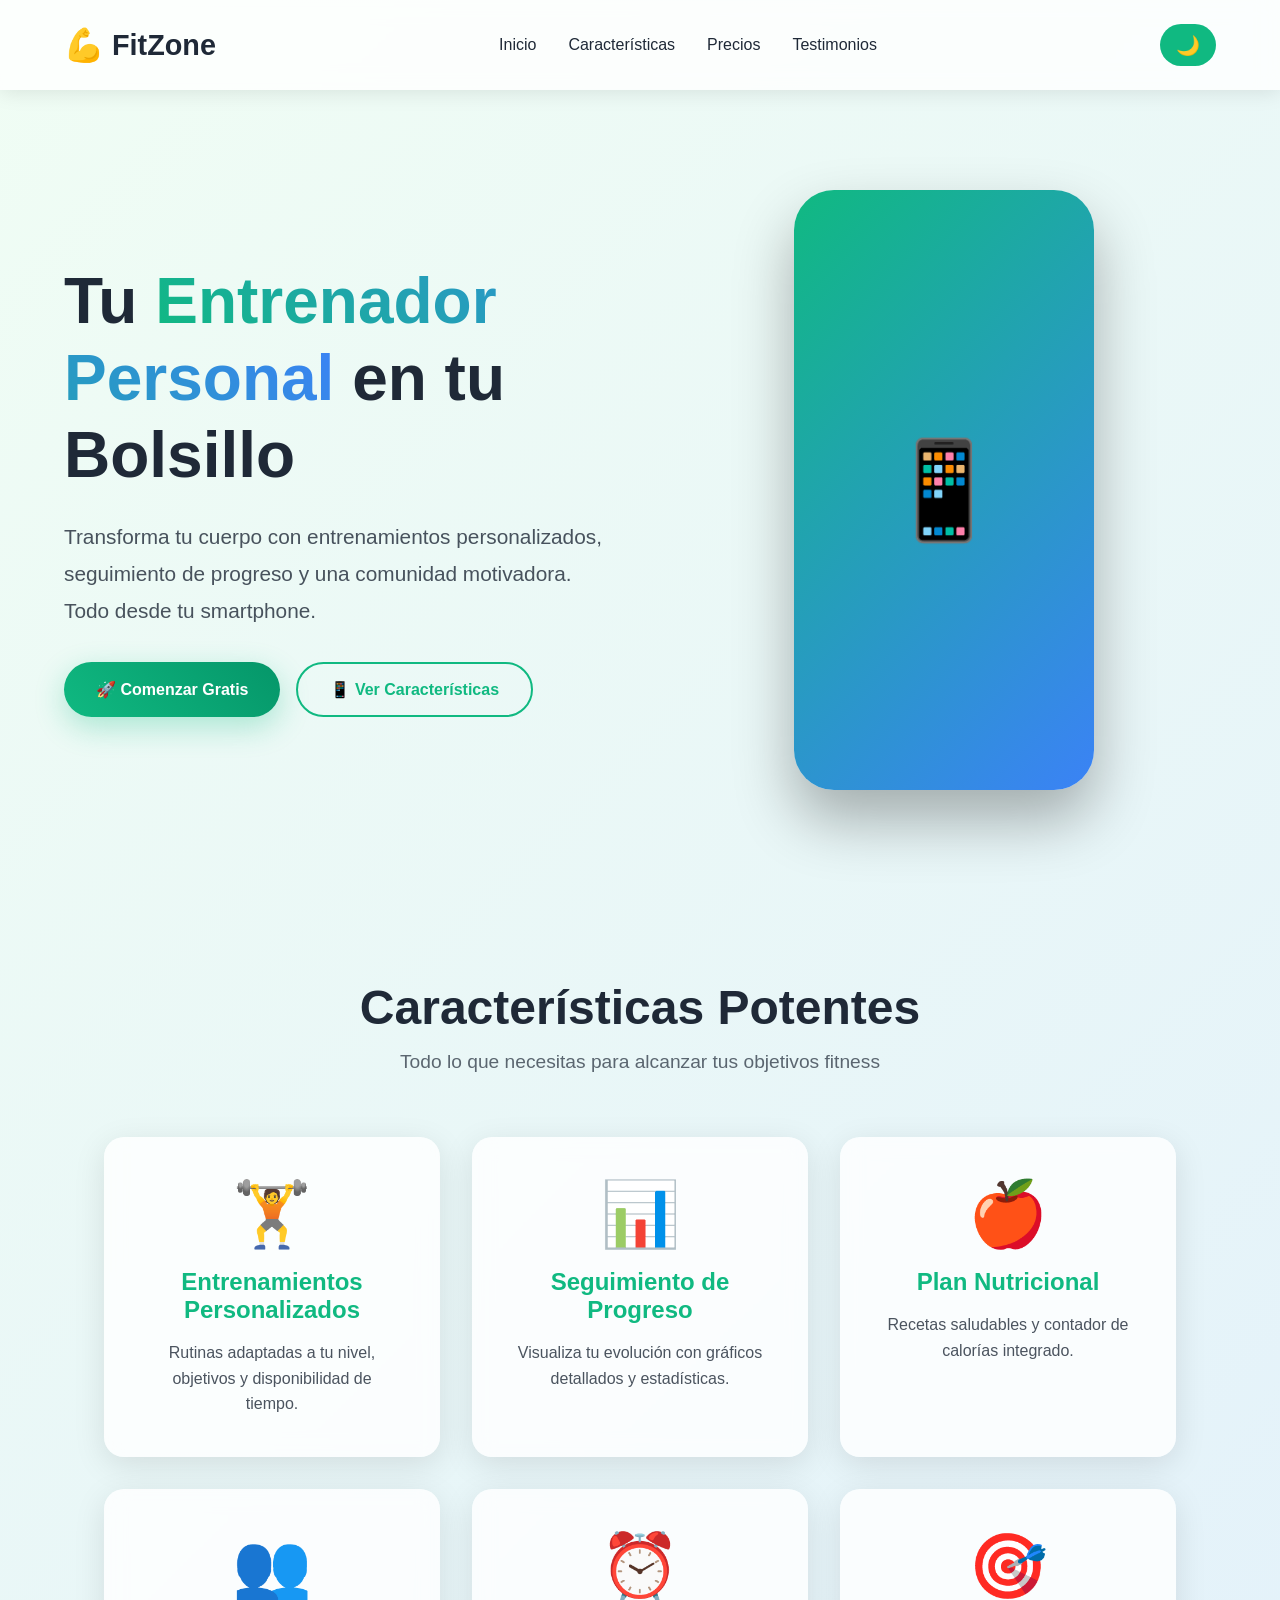
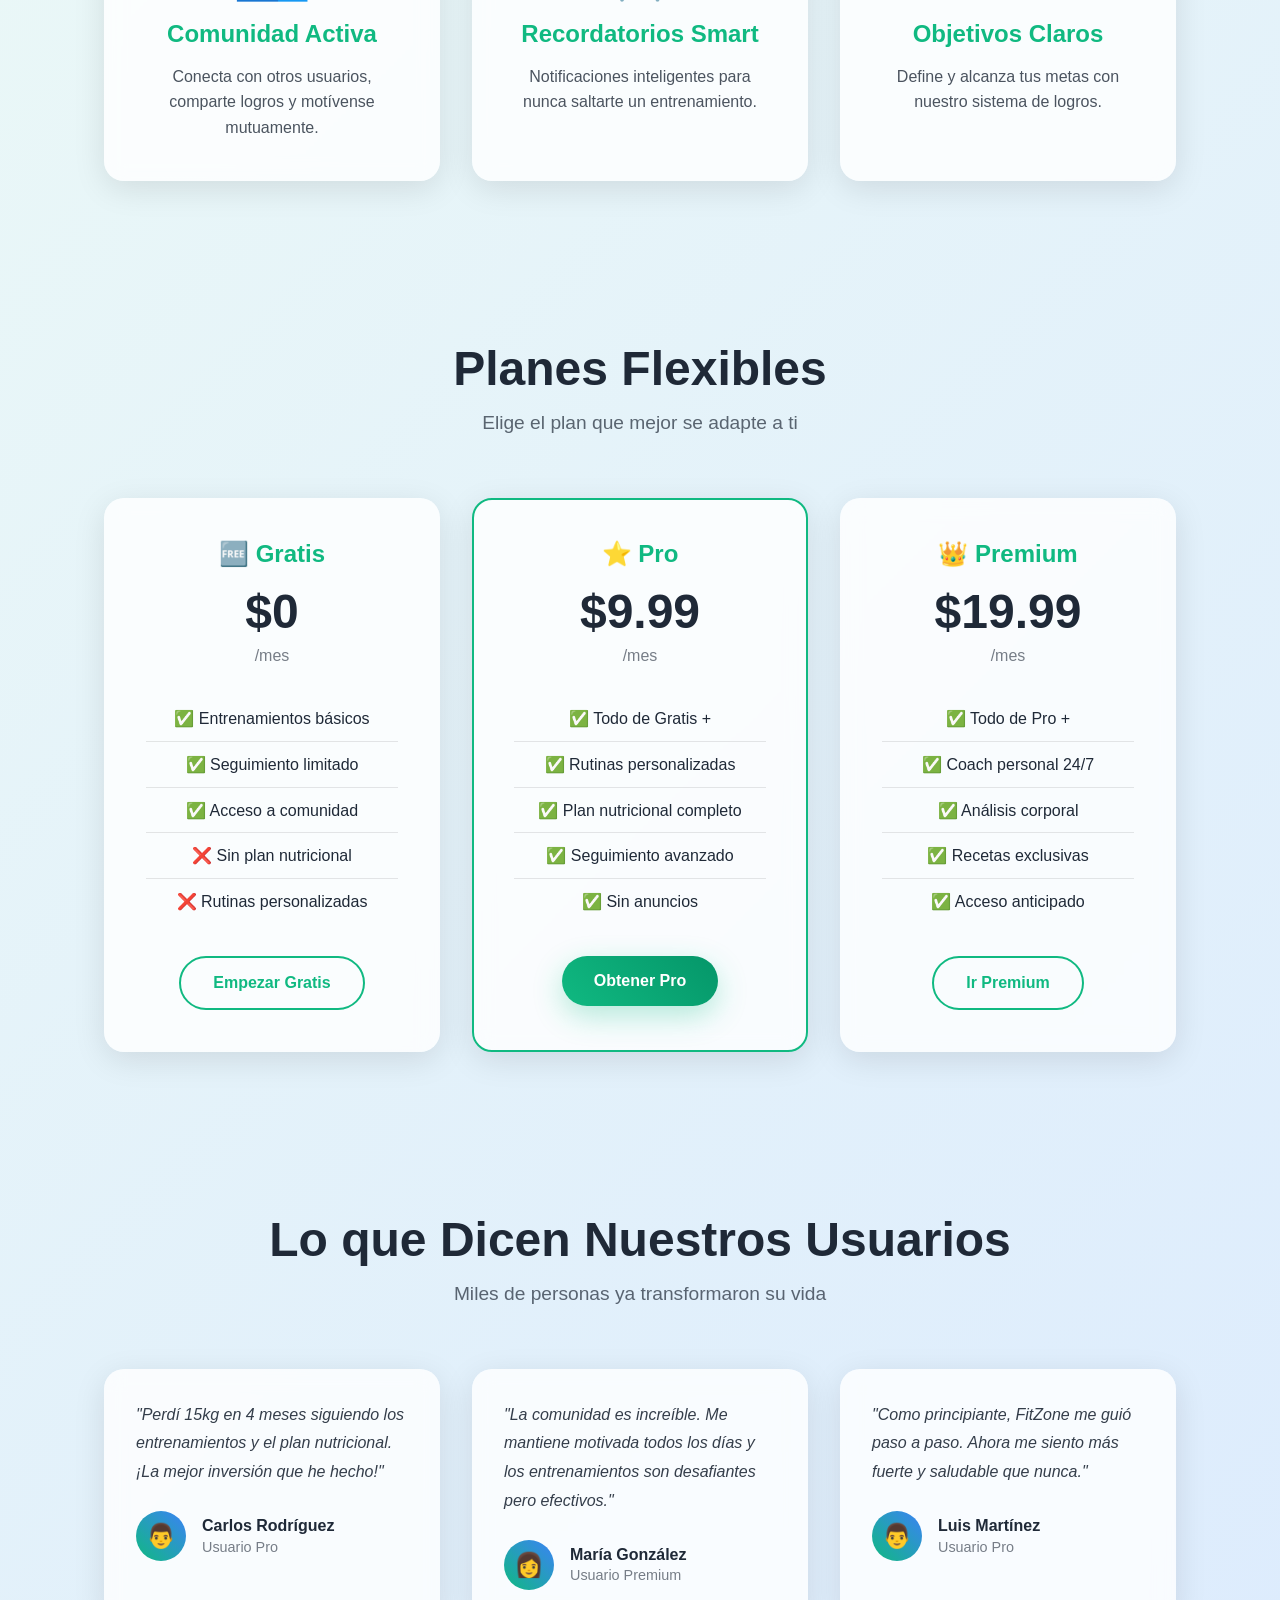
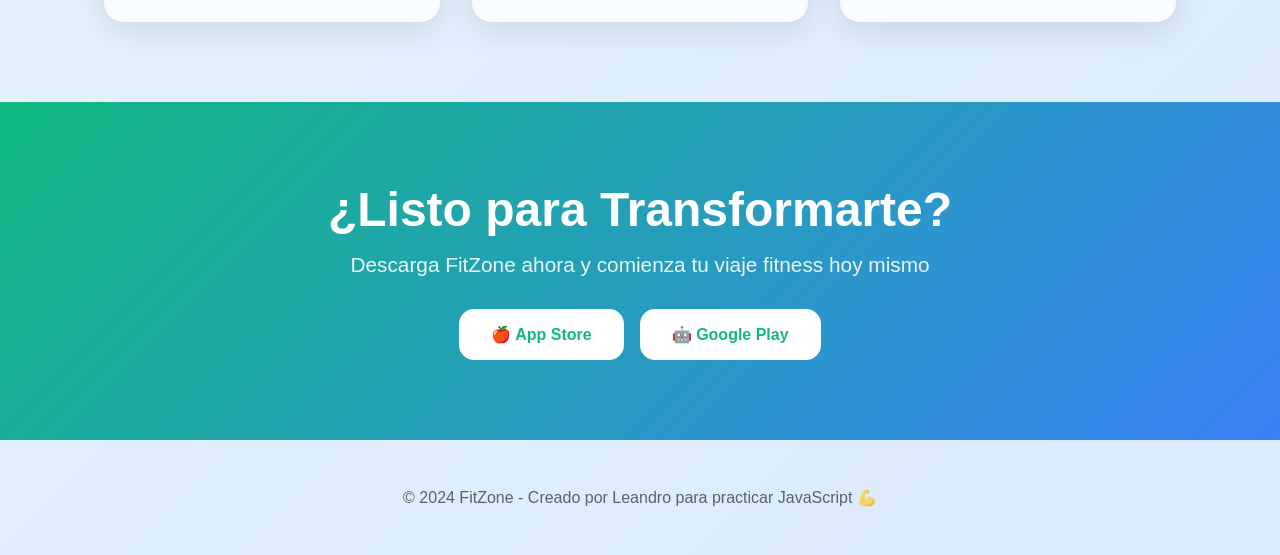
<file: index.html>
<!DOCTYPE html>
<html lang="es">
<head>
    <meta charset="UTF-8">
    <meta name="viewport" content="width=device-width, initial-scale=1.0">
    <title>FitZone - Tu Entrenador Personal en tu Bolsillo</title>
    <style>
        * {
            margin: 0;
            padding: 0;
            box-sizing: border-box;
        }

        :root {
            --primary: #10b981;
            --primary-dark: #059669;
            --secondary: #3b82f6;
            --accent: #f59e0b;
        }

        body {
            font-family: 'Segoe UI', Tahoma, Geneva, Verdana, sans-serif;
            transition: all 0.3s ease;
            overflow-x: hidden;
        }

        /* Temas */
        body.light {
            background: linear-gradient(135deg, #f0fdf4 0%, #dbeafe 100%);
            color: #1f2937;
        }

        body.dark {
            background: linear-gradient(135deg, #0d1527 0%, #1e1b4b 100%);
            color: #e5e7eb;
        }

        /* Barra de progreso */
        .progress-bar {
            position: fixed;
            top: 0;
            left: 0;
            height: 4px;
            background: linear-gradient(90deg, var(--primary), var(--secondary));
            width: 0%;
            z-index: 10000;
            transition: width 0.1s ease;
            box-shadow: 0 2px 10px rgba(16, 185, 129, 0.5);
        }

        /* Navbar */
        nav {
            position: fixed;
            top: 0;
            width: 100%;
            padding: 1.5rem 5%;
            display: flex;
            justify-content: space-between;
            align-items: center;
            backdrop-filter: blur(10px);
            z-index: 1000;
            transition: all 0.3s ease;
        }

        body.light nav {
            background: rgba(255, 255, 255, 0.8);
            box-shadow: 0 2px 20px rgba(0, 0, 0, 0.1);
        }

        body.dark nav {
            background: rgba(15, 23, 42, 0.8);
            box-shadow: 0 2px 20px rgba(0, 0, 0, 0.5);
        }

        .logo {
            font-size: 1.8rem;
            font-weight: bold;
            display: flex;
            align-items: center;
            gap: 0.5rem;
        }

        .logo-icon {
            font-size: 2rem;
        }

        .nav-links {
            display: flex;
            gap: 2rem;
            list-style: none;
            align-items: center;
        }

        .nav-links a {
            text-decoration: none;
            color: inherit;
            font-weight: 500;
            transition: color 0.3s ease;
        }

        .nav-links a:hover {
            color: var(--primary);
        }

        .theme-toggle {
            background: var(--primary);
            border: none;
            padding: 0.6rem 1rem;
            border-radius: 25px;
            cursor: pointer;
            font-size: 1.2rem;
            transition: all 0.3s ease;
            color: white;
        }

        .theme-toggle:hover {
            transform: scale(1.1);
            background: var(--primary-dark);
        }

        /* Hero Section */
        .hero {
            min-height: 100vh;
            display: flex;
            align-items: center;
            justify-content: center;
            padding: 0 5%;
            padding-top: 80px;
            position: relative;
        }

        .hero-content {
            display: grid;
            grid-template-columns: 1fr 1fr;
            gap: 4rem;
            max-width: 1200px;
            align-items: center;
        }

        .hero-text h1 {
            font-size: 4rem;
            margin-bottom: 1.5rem;
            line-height: 1.2;
        }

        .hero-text .highlight {
            background: linear-gradient(45deg, var(--primary), var(--secondary));
            -webkit-background-clip: text;
            -webkit-text-fill-color: transparent;
            background-clip: text;
        }

        .hero-text p {
            font-size: 1.3rem;
            line-height: 1.8;
            margin-bottom: 2rem;
            opacity: 0.8;
        }

        .cta-buttons {
            display: flex;
            gap: 1rem;
            flex-wrap: wrap;
        }

        .btn {
            padding: 1rem 2rem;
            border: none;
            border-radius: 50px;
            font-size: 1rem;
            font-weight: 600;
            cursor: pointer;
            transition: all 0.3s ease;
            text-decoration: none;
            display: inline-flex;
            align-items: center;
            gap: 0.5rem;
        }

        .btn-primary {
            background: linear-gradient(45deg, var(--primary), var(--primary-dark));
            color: white;
            box-shadow: 0 10px 30px rgba(16, 185, 129, 0.3);
        }

        .btn-primary:hover {
            transform: translateY(-3px);
            box-shadow: 0 15px 40px rgba(16, 185, 129, 0.5);
        }

        .btn-secondary {
            background: transparent;
            border: 2px solid var(--primary);
            color: var(--primary);
        }

        .btn-secondary:hover {
            background: var(--primary);
            color: white;
            transform: translateY(-3px);
        }

        .hero-image {
            position: relative;
            height: 500px;
            display: flex;
            align-items: center;
            justify-content: center;
        }

        .phone-mockup {
            width: 300px;
            height: 600px;
            background: linear-gradient(135deg, var(--primary), var(--secondary));
            border-radius: 40px;
            display: flex;
            align-items: center;
            justify-content: center;
            font-size: 6rem;
            box-shadow: 0 30px 60px rgba(0, 0, 0, 0.3);
            animation: float 2s ease-in-out infinite;
        }

        @keyframes float {
            0%, 100% { transform: translateY(0px); }
            50% { transform: translateY(-20px); }
        }

        /* Section General */
        .section {
            padding: 5rem 5%;
            max-width: 1200px;
            margin: 0 auto;
        }

        .section-title {
            text-align: center;
            font-size: 3rem;
            margin-bottom: 1rem;
        }

        .section-subtitle {
            text-align: center;
            font-size: 1.2rem;
            opacity: 0.7;
            margin-bottom: 4rem;
        }

        /* Features Grid */
        .features-grid {
            display: grid;
            grid-template-columns: repeat(auto-fit, minmax(300px, 1fr));
            gap: 2rem;
        }

        .feature-card {
            padding: 2.5rem;
            border-radius: 20px;
            backdrop-filter: blur(10px);
            transition: all 0.3s ease;
            text-align: center;
            opacity: 0;
        }

        body.light .feature-card {
            background: rgba(255, 255, 255, 0.8);
            box-shadow: 0 8px 32px rgba(0, 0, 0, 0.1);
        }

        body.dark .feature-card {
            background: rgba(30, 41, 59, 0.5);
            box-shadow: 0 8px 32px rgba(0, 0, 0, 0.3);
        }

        .feature-card:hover {
            transform: translateY(-10px);
            box-shadow: 0 20px 60px rgba(16, 185, 129, 0.3);
        }

        .feature-icon {
            font-size: 4rem;
            margin-bottom: 1rem;
        }

        .feature-title {
            font-size: 1.5rem;
            margin-bottom: 1rem;
            color: var(--primary);
        }

        .feature-description {
            line-height: 1.6;
            opacity: 0.8;
        }

        /* Pricing */
        .pricing-grid {
            display: grid;
            grid-template-columns: repeat(auto-fit, minmax(280px, 1fr));
            gap: 2rem;
            margin-top: 3rem;
        }

        .pricing-card {
            padding: 2.5rem;
            border-radius: 20px;
            backdrop-filter: blur(10px);
            transition: all 0.3s ease;
            text-align: center;
            border: 2px solid transparent;
            opacity: 0;
        }

        body.light .pricing-card {
            background: rgba(255, 255, 255, 0.8);
            box-shadow: 0 8px 32px rgba(0, 0, 0, 0.1);
        }

        body.dark .pricing-card {
            background: rgba(30, 41, 59, 0.5);
            box-shadow: 0 8px 32px rgba(0, 0, 0, 0.3);
        }

        .pricing-card.featured {
            border-color: var(--primary);
            transform: scale(1.05);
        }

        .pricing-card:hover {
            transform: translateY(-10px) scale(1.05);
        }

        .plan-name {
            font-size: 1.5rem;
            margin-bottom: 1rem;
            color: var(--primary);
        }

        .plan-price {
            font-size: 3rem;
            font-weight: bold;
            margin-bottom: 0.5rem;
        }

        .plan-period {
            opacity: 0.6;
            margin-bottom: 2rem;
        }

        .plan-features {
            list-style: none;
            margin-bottom: 2rem;
        }

        .plan-features li {
            padding: 0.8rem 0;
            border-bottom: 1px solid rgba(128, 128, 128, 0.2);
        }

        .plan-features li:last-child {
            border-bottom: none;
        }

        /* Testimonials */
        .testimonials-grid {
            display: grid;
            grid-template-columns: repeat(auto-fit, minmax(300px, 1fr));
            gap: 2rem;
        }

        .testimonial-card {
            padding: 2rem;
            border-radius: 20px;
            backdrop-filter: blur(10px);
            opacity: 0;
        }

        body.light .testimonial-card {
            background: rgba(255, 255, 255, 0.8);
            box-shadow: 0 8px 32px rgba(0, 0, 0, 0.1);
        }

        body.dark .testimonial-card {
            background: rgba(30, 41, 59, 0.5);
            box-shadow: 0 8px 32px rgba(0, 0, 0, 0.3);
        }

        .testimonial-text {
            font-style: italic;
            line-height: 1.8;
            margin-bottom: 1.5rem;
            opacity: 0.9;
        }

        .testimonial-author {
            display: flex;
            align-items: center;
            gap: 1rem;
        }

        .author-avatar {
            width: 50px;
            height: 50px;
            border-radius: 50%;
            background: linear-gradient(45deg, var(--primary), var(--secondary));
            display: flex;
            align-items: center;
            justify-content: center;
            font-size: 1.5rem;
        }

        .author-info h4 {
            margin-bottom: 0.2rem;
        }

        .author-info p {
            opacity: 0.6;
            font-size: 0.9rem;
        }

        /* Download Section */
        .download-section {
            text-align: center;
            padding: 5rem 5%;
            background: linear-gradient(135deg, var(--primary), var(--secondary));
            color: white;
        }

        .download-section h2 {
            font-size: 3rem;
            margin-bottom: 1rem;
        }

        .download-section p {
            font-size: 1.3rem;
            margin-bottom: 2rem;
            opacity: 0.9;
        }

        .download-buttons {
            display: flex;
            gap: 1rem;
            justify-content: center;
            flex-wrap: wrap;
        }

        .download-btn {
            background: white;
            color: var(--primary);
            padding: 1rem 2rem;
            border-radius: 15px;
            text-decoration: none;
            font-weight: 600;
            display: flex;
            align-items: center;
            gap: 0.5rem;
            transition: all 0.3s ease;
        }

        .download-btn:hover {
            transform: translateY(-5px);
            box-shadow: 0 10px 30px rgba(0, 0, 0, 0.3);
        }

        /* Animations */
        @keyframes fadeInUp {
            from {
                opacity: 0;
                transform: translateY(50px);
            }
            to {
                opacity: 1;
                transform: translateY(0);
            }
        }

        @keyframes fadeInLeft {
            from {
                opacity: 0;
                transform: translateX(-50px);
            }
            to {
                opacity: 1;
                transform: translateX(0);
            }
        }

        @keyframes fadeInRight {
            from {
                opacity: 0;
                transform: translateX(50px);
            }
            to {
                opacity: 1;
                transform: translateX(0);
            }
        }

        /* Footer */
        footer {
            text-align: center;
            padding: 3rem 5%;
            opacity: 0.7;
        }

        /* Responsive */
        @media (max-width: 768px) {
            .hero-content {
                grid-template-columns: 1fr;
                text-align: center;
            }

            .hero-text h1 {
                font-size: 2.5rem;
            }

            .nav-links {
                display: none;
            }

            .hero-image {
                height: 400px;
            }

            .phone-mockup {
                width: 250px;
                height: 500px;
            }
        }
    </style>
</head>
<body class="light">
    <!-- Barra de Progreso -->
    <div class="progress-bar" id="progressBar"></div>

    <!-- Navbar -->
    <nav>
        <div class="logo">
            <span class="logo-icon">💪</span>
            <span>FitZone</span>
        </div>
        <ul class="nav-links">
            <li><a href="#inicio">Inicio</a></li>
            <li><a href="#features">Características</a></li>
            <li><a href="#pricing">Precios</a></li>
            <li><a href="#testimonios">Testimonios</a></li>
        </ul>
        <button class="theme-toggle" id="themeToggle">🌙</button>
    </nav>

    <!-- Hero Section -->
    <section class="hero" id="inicio">
        <div class="hero-content">
            <div class="hero-text">
                <h1>Tu <span class="highlight">Entrenador Personal</span> en tu Bolsillo</h1>
                <p>Transforma tu cuerpo con entrenamientos personalizados, seguimiento de progreso y una comunidad motivadora. Todo desde tu smartphone.</p>
                <div class="cta-buttons">
                    <a href="#" class="btn btn-primary">
                        🚀 Comenzar Gratis
                    </a>
                    <a href="#features" class="btn btn-secondary">
                        📱 Ver Características
                    </a>
                </div>
            </div>
            <div class="hero-image">
                <div class="phone-mockup">📱</div>
            </div>
        </div>
    </section>

    <!-- Features Section -->
    <section class="section" id="features">
        <h2 class="section-title">Características Potentes</h2>
        <p class="section-subtitle">Todo lo que necesitas para alcanzar tus objetivos fitness</p>
        <div class="features-grid">
            <div class="feature-card">
                <div class="feature-icon">🏋️</div>
                <h3 class="feature-title">Entrenamientos Personalizados</h3>
                <p class="feature-description">Rutinas adaptadas a tu nivel, objetivos y disponibilidad de tiempo.</p>
            </div>
            <div class="feature-card">
                <div class="feature-icon">📊</div>
                <h3 class="feature-title">Seguimiento de Progreso</h3>
                <p class="feature-description">Visualiza tu evolución con gráficos detallados y estadísticas.</p>
            </div>
            <div class="feature-card">
                <div class="feature-icon">🍎</div>
                <h3 class="feature-title">Plan Nutricional</h3>
                <p class="feature-description">Recetas saludables y contador de calorías integrado.</p>
            </div>
            <div class="feature-card">
                <div class="feature-icon">👥</div>
                <h3 class="feature-title">Comunidad Activa</h3>
                <p class="feature-description">Conecta con otros usuarios, comparte logros y motívense mutuamente.</p>
            </div>
            <div class="feature-card">
                <div class="feature-icon">⏰</div>
                <h3 class="feature-title">Recordatorios Smart</h3>
                <p class="feature-description">Notificaciones inteligentes para nunca saltarte un entrenamiento.</p>
            </div>
            <div class="feature-card">
                <div class="feature-icon">🎯</div>
                <h3 class="feature-title">Objetivos Claros</h3>
                <p class="feature-description">Define y alcanza tus metas con nuestro sistema de logros.</p>
            </div>
        </div>
    </section>

    <!-- Pricing Section -->
    <section class="section" id="pricing">
        <h2 class="section-title">Planes Flexibles</h2>
        <p class="section-subtitle">Elige el plan que mejor se adapte a ti</p>
        <div class="pricing-grid">
            <div class="pricing-card">
                <h3 class="plan-name">🆓 Gratis</h3>
                <div class="plan-price">$0</div>
                <p class="plan-period">/mes</p>
                <ul class="plan-features">
                    <li>✅ Entrenamientos básicos</li>
                    <li>✅ Seguimiento limitado</li>
                    <li>✅ Acceso a comunidad</li>
                    <li>❌ Sin plan nutricional</li>
                    <li>❌ Rutinas personalizadas</li>
                </ul>
                <a href="#" class="btn btn-secondary">Empezar Gratis</a>
            </div>

            <div class="pricing-card featured">
                <h3 class="plan-name">⭐ Pro</h3>
                <div class="plan-price">$9.99</div>
                <p class="plan-period">/mes</p>
                <ul class="plan-features">
                    <li>✅ Todo de Gratis +</li>
                    <li>✅ Rutinas personalizadas</li>
                    <li>✅ Plan nutricional completo</li>
                    <li>✅ Seguimiento avanzado</li>
                    <li>✅ Sin anuncios</li>
                </ul>
                <a href="#" class="btn btn-primary">Obtener Pro</a>
            </div>

            <div class="pricing-card">
                <h3 class="plan-name">👑 Premium</h3>
                <div class="plan-price">$19.99</div>
                <p class="plan-period">/mes</p>
                <ul class="plan-features">
                    <li>✅ Todo de Pro +</li>
                    <li>✅ Coach personal 24/7</li>
                    <li>✅ Análisis corporal</li>
                    <li>✅ Recetas exclusivas</li>
                    <li>✅ Acceso anticipado</li>
                </ul>
                <a href="#" class="btn btn-secondary">Ir Premium</a>
            </div>
        </div>
    </section>

    <!-- Testimonials Section -->
    <section class="section" id="testimonios">
        <h2 class="section-title">Lo que Dicen Nuestros Usuarios</h2>
        <p class="section-subtitle">Miles de personas ya transformaron su vida</p>
        <div class="testimonials-grid">
            <div class="testimonial-card">
                <p class="testimonial-text">"Perdí 15kg en 4 meses siguiendo los entrenamientos y el plan nutricional. ¡La mejor inversión que he hecho!"</p>
                <div class="testimonial-author">
                    <div class="author-avatar">👨</div>
                    <div class="author-info">
                        <h4>Carlos Rodríguez</h4>
                        <p>Usuario Pro</p>
                    </div>
                </div>
            </div>

            <div class="testimonial-card">
                <p class="testimonial-text">"La comunidad es increíble. Me mantiene motivada todos los días y los entrenamientos son desafiantes pero efectivos."</p>
                <div class="testimonial-author">
                    <div class="author-avatar">👩</div>
                    <div class="author-info">
                        <h4>María González</h4>
                        <p>Usuario Premium</p>
                    </div>
                </div>
            </div>

            <div class="testimonial-card">
                <p class="testimonial-text">"Como principiante, FitZone me guió paso a paso. Ahora me siento más fuerte y saludable que nunca."</p>
                <div class="testimonial-author">
                    <div class="author-avatar">👨</div>
                    <div class="author-info">
                        <h4>Luis Martínez</h4>
                        <p>Usuario Pro</p>
                    </div>
                </div>
            </div>
        </div>
    </section>

    <!-- Download Section -->
    <section class="download-section">
        <h2>¿Listo para Transformarte?</h2>
        <p>Descarga FitZone ahora y comienza tu viaje fitness hoy mismo</p>
        <div class="download-buttons">
            <a href="#" class="download-btn">
                🍎 App Store
            </a>
            <a href="#" class="download-btn">
                🤖 Google Play
            </a>
        </div>
    </section>

    <!-- Footer -->
    <footer>
        <p>© 2024 FitZone - Creado por Leandro para practicar JavaScript 💪</p>
    </footer>

    <script>
        // ============================================
        // 1. THEME TOGGLE (Cambio de tema)
        // ============================================
        const themeToggle = document.getElementById('themeToggle');
        const body = document.body;

        themeToggle.addEventListener('click', () => {
            // Toggle entre light y dark
            body.classList.toggle('light');
            body.classList.toggle('dark');
            
            // Cambiar el emoji del botón
            themeToggle.textContent = body.classList.contains('light') ? '🌙' : '☀️';
        });

        // ============================================
        // 2. SCROLL PROGRESS BAR (Barra de progreso)
        // ============================================
        window.addEventListener('scroll', () => {
            const progressBar = document.getElementById('progressBar');
            
            // Cuánto has bajado
            const scrollTop = window.pageYOffset;
            
            // Total que puedes bajar
            const docHeight = document.documentElement.scrollHeight - window.innerHeight;
            
            // Convertir a porcentaje
            const scrollPercent = (scrollTop / docHeight) * 100;
            
            // Aplicar ancho a la barra
            progressBar.style.width = scrollPercent + '%';
        });

        // ============================================
        // 3. INTERSECTION OBSERVER (Animaciones)
        // ============================================
        const observerOptions = {
            threshold: 0.1, // Se activa cuando el 10% es visible
            rootMargin: '0px 0px -50px 0px' // Margen inferior
        };

        const observer = new IntersectionObserver((entries) => {
            entries.forEach(entry => {
                if (entry.isIntersecting) {
                    // Cuando el elemento es visible, animarlo
                    entry.target.style.animation = 'fadeInUp 0.6s ease forwards';
                    
                    // Opcional: dejar de observar después de animar
                    observer.unobserve(entry.target);
                }
            });
        }, observerOptions);

        // Seleccionar TODOS los elementos que queremos animar
        const animatedElements = document.querySelectorAll(
            '.feature-card, .pricing-card, .testimonial-card'
        );

        // Observar cada elemento
        animatedElements.forEach(el => {
            // Empezar invisible
            el.style.opacity = '0';
            // Agregar al observer
            observer.observe(el);
        });

        // ============================================
        // 4. SMOOTH SCROLL (Scroll suave)
        // ============================================
        document.querySelectorAll('a[href^="#"]').forEach(anchor => {
            anchor.addEventListener('click', function(e) {
                e.preventDefault();
                
                const targetId = this.getAttribute('href');
                const targetElement = document.querySelector(targetId);
                
                if (targetElement) {
                    targetElement.scrollIntoView({
                        behavior: 'smooth',
                        block: 'start'
                    });
                }
            });
        });

        // ============================================
        // RESUMEN DE LO QUE HACE CADA PARTE:
        // ============================================
        /*
        1. THEME TOGGLE:
        - Escucha clicks en el botón
        - Alterna entre clases 'light' y 'dark'
        - Cambia el emoji del botón
        
        2. SCROLL PROGRESS:
        - Escucha el evento scroll
        - Calcula el porcentaje de scroll
        - Actualiza el ancho de la barra
        
        3. INTERSECTION OBSERVER:
        - Observa elementos específicos
        - Cuando entran en pantalla → los anima
        - Usa fadeInUp para aparecer desde abajo
        
        4. SMOOTH SCROLL:
        - Detecta clicks en enlaces internos (#)
        - Hace scroll suave hasta la sección
        - Previene el comportamiento por defecto
        */
    </script>
</body>
</html>
</file>
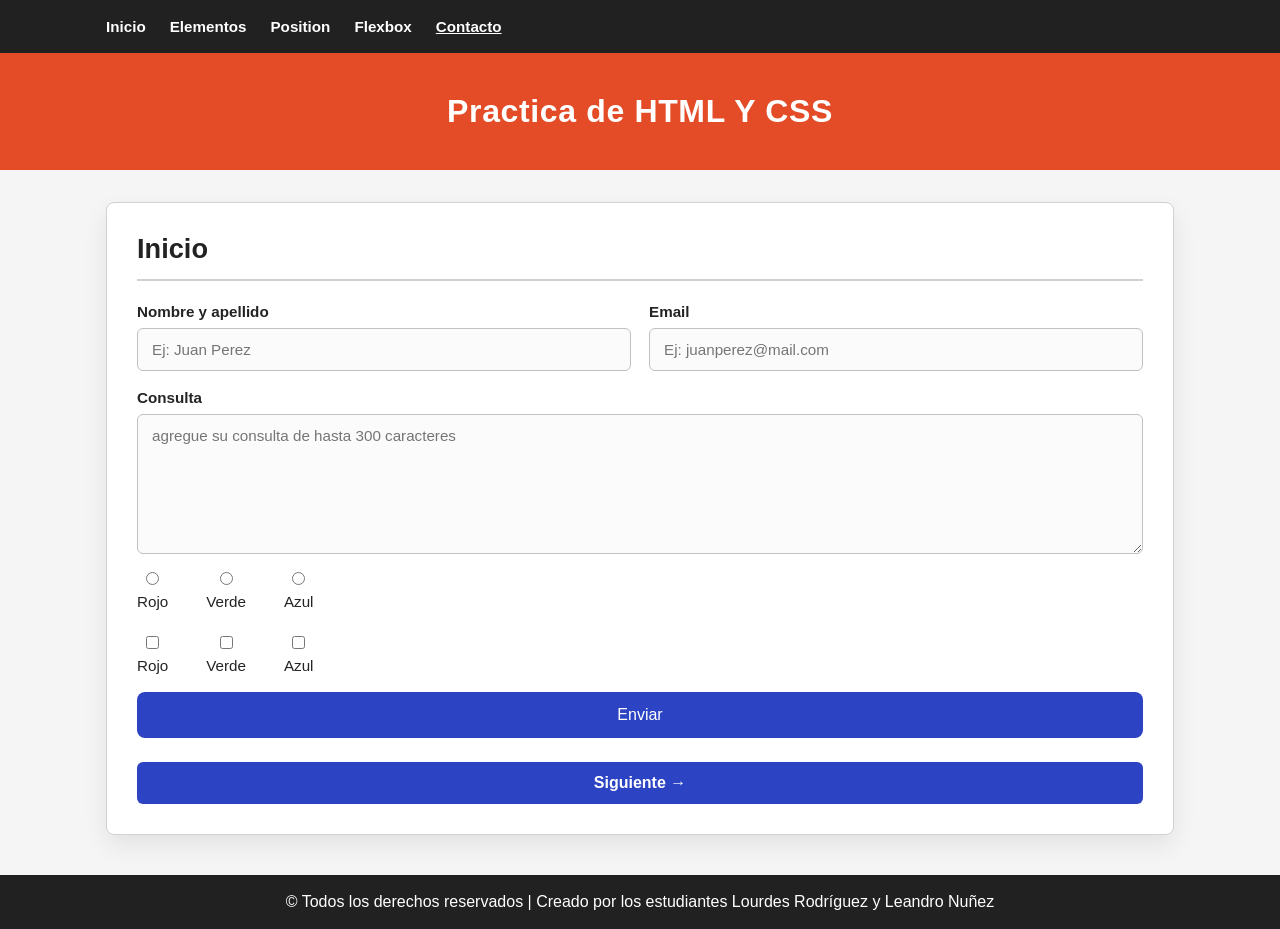
<file: programacion3/Clase_3/pagina_clase_3/index.html>
<!DOCTYPE html>
<html lang="es">
  <head>
    <meta charset="UTF-8" />
    <meta http-equiv="X-UA-Compatible" content="IE=edge" />
    <meta name="viewport" content="width=device-width, initial-scale=1.0" />
    <meta name="description" content="Practica de html y css" />
    <meta name="keywords" content="etiquetas, atributos, css, html" />
    <meta name="author" content="Emilse Arias" />
    <link rel="stylesheet" href="./css/style.css" />
    <title>Contacto - Practica HTML y CSS</title>
  </head>
  <body>
    <header>
      <nav>
        <a href="./pages/inicio.html">Inicio</a>
        <a href="./pages/elementos.html">Elementos</a>
        <a href="./pages/position.html">Position</a>
        <a href="./pages/flexbox.html">Flexbox</a>
        <a href="./pages/contactos.html" class="active">Contacto</a>
      </nav>
    </header>
    <section class="banner html">
      <h1>Practica de HTML Y CSS</h1>
    </section>
    <main>
      <section class="contenedor contacto">
        <h2>Inicio</h2>
        <div class="form-card">
          <form>
            <div class="row-two">
              <label>
                Nombre y apellido
                <input type="text" placeholder="Ej: Juan Perez" />
              </label>
              <label>
                Email
                <input type="email" placeholder="Ej: juanperez@mail.com" />
              </label>
            </div>
            <label class="full-width">
              Consulta
              <textarea rows="6" placeholder="agregue su consulta de hasta 300 caracteres"></textarea>
            </label>
            <div class="form-group">
              <label><input type="radio" name="color" /> Rojo</label>
              <label><input type="radio" name="color" /> Verde</label>
              <label><input type="radio" name="color" /> Azul</label>
            </div>
            <div class="form-group checkbox-row">
              <label><input type="checkbox" /> Rojo</label>
              <label><input type="checkbox" /> Verde</label>
              <label><input type="checkbox" /> Azul</label>
            </div>
            <button type="submit">Enviar</button>
          </form>
        </div>
        <div class="nav-buttons">
          <a href="./pages/elementos.html" class="next">Siguiente →</a>
        </div>
      </section>
    </main>
    <footer>
      <p>&copy; Todos los derechos reservados | Creado por los estudiantes Lourdes Rodríguez y Leandro Nuñez</p>
    </footer>
  </body>
</html>
</file>
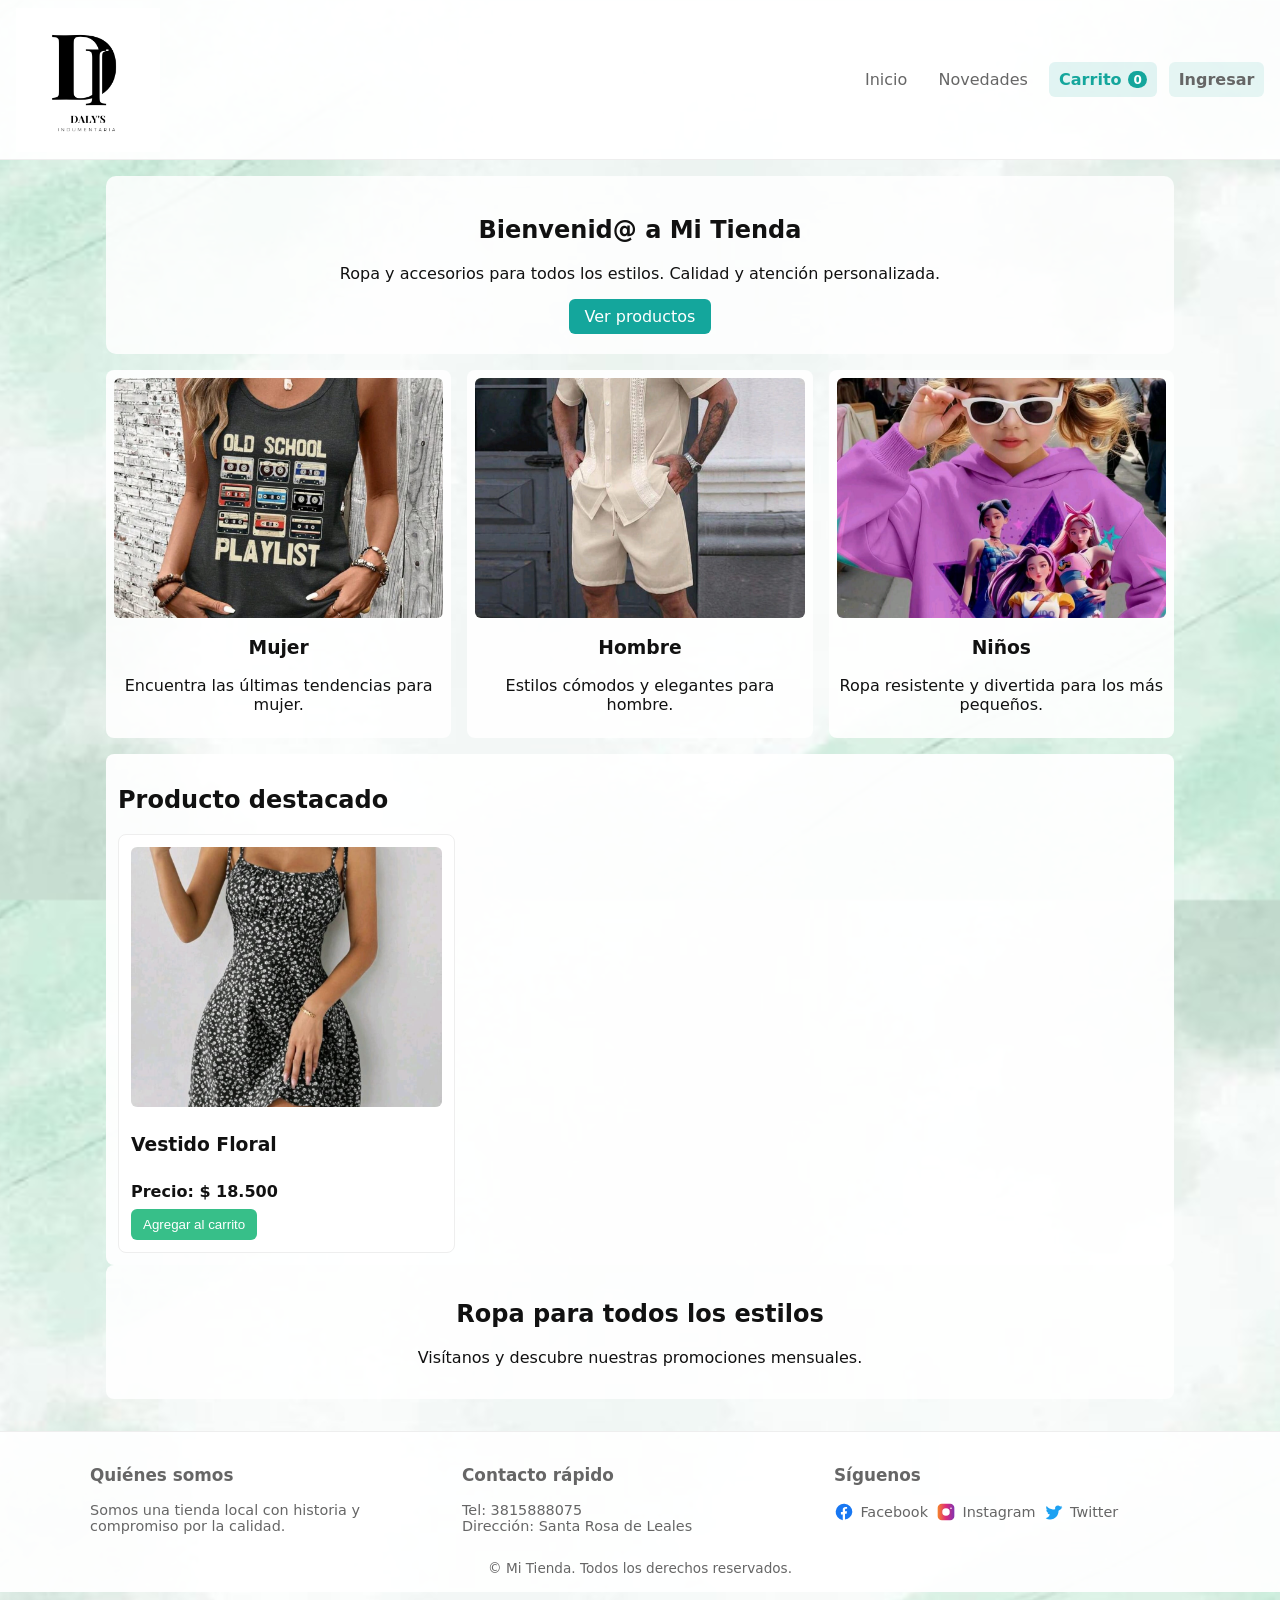
<file: programacion3/pagina_prueba/html/index.html>
<!doctype html>
<html lang="es">
<head>
  <meta charset="utf-8">
  <meta name="viewport" content="width=device-width,initial-scale=1">
  <title>Mi Tienda - Inicio</title>
  <link rel="stylesheet" href="../css/base.css">
  <link rel="stylesheet" href="../css/productos.css">
  <link rel="stylesheet" href="../css/index.css">
</head>
<body>
  <div class="site" id="site">
    <!-- Header principal -->
    <header class="site-header" role="banner">
      <div class="brand">
        <a href="index.html" aria-label="Inicio">
          <img src="../imagenes/Logo.png" alt="Logotipo" class="logo">
        </a>
      </div>

      <button class="menu-toggle" id="menuToggle" aria-controls="mainNav" aria-expanded="false">☰</button>

      <nav id="mainNav" class="main-nav" role="navigation" aria-label="Menú principal">
        <ul>
          <li><a href="index.html">Inicio</a></li>
          <li><a href="novedades.html">Novedades</a></li>
          <li class="nav-cart">
            <a href="carrito.html" class="cart-link" aria-label="Carrito de compras">
              Carrito
              <span class="cart-count" aria-live="polite" hidden>0</span>
            </a>
          </li>
        </ul>
      </nav>
    </header>

    <!-- Contenido principal -->
    <main class="main" role="main">
      <!-- Hero -->
      <section class="hero">
        <h1>Bienvenid@ a Mi Tienda</h1>
        <p>Ropa y accesorios para todos los estilos. Calidad y atención personalizada.</p>
        <a class="cta" href="productos.html">Ver productos</a>
      </section>

      <!-- Categorias destacadas -->
      <section class="cards">
        <article class="card">
          <img src="../imagenes/mujer.jpg" alt="Colección mujer" loading="lazy">
          <h3>Mujer</h3>
          <p>Encuentra las últimas tendencias para mujer.</p>
        </article>

        <article class="card">
          <img src="../imagenes/hombre.jpg" alt="Colección hombre" loading="lazy">
          <h3>Hombre</h3>
          <p>Estilos cómodos y elegantes para hombre.</p>
        </article>

        <article class="card">
            <img src="../imagenes/ninos.jpg" alt="Colección niños" loading="lazy">
          <h3>Niños</h3>
          <p>Ropa resistente y divertida para los más pequeños.</p>
        </article>
      </section>

      <!-- Producto destacado -->
      <section class="content">
        <h2>Producto destacado</h2>
        <div class="product-grid">
          <article class="product" data-category="destacado">
            <img src="../imagenes/vestido.jpg" alt="Vestido floral">
            <h3>Vestido Floral</h3>
            <p class="product-price" data-price="18500">Precio: $ 18.500</p>
            <button class="add-to-cart" type="button">Agregar al carrito</button>
          </article>
        </div>
      </section>

      <!-- Mensaje destacado -->
      <section class="highlight">
        <h2>Ropa para todos los estilos</h2>
        <p>Visítanos y descubre nuestras promociones mensuales.</p>
      </section>
    </main>

    <!-- Footer -->
    <footer class="site-footer" role="contentinfo">
      <div class="footer-columns">
        <div>
          <h3>Quiénes somos</h3>
          <p>Somos una tienda local con historia y compromiso por la calidad.</p>
        </div>

        <div>
          <h3>Contacto rápido</h3>
          <p>Tel: 3815888075<br>Dirección: Santa Rosa de Leales</p>
        </div>

        <div class="social">
          <h3>Síguenos</h3>
          <ul class="social-list">
            <li>
              <a href="https://www.facebook.com/share/1CrX6WBYhT/" aria-label="Facebook" class="social-link">
                <!-- Facebook SVG -->
                <svg width="20" height="20" viewBox="0 0 24 24" aria-hidden="true" focusable="false">
                  <path fill="#1877F2" d="M22 12a10 10 0 1 0-11.5 9.9v-7h-2.2v-2.9h2.2V9.3c0-2.2 1.3-3.4 3.3-3.4.95 0 1.9.17 1.9.17v2.1h-1.08c-1.06 0-1.39.66-1.39 1.34v1.6h2.36l-.38 2.9h-1.98v7A10 10 0 0 0 22 12z"/>
                </svg>
                Facebook
              </a>
            </li>
            <li>
              <a href="https://www.instagram.com/dalys.indumentaria01?igsh=MW1xeW14N3JiM2tpYw==" aria-label="Instagram" class="social-link">
                <!-- Instagram SVG -->
                <svg width="20" height="20" viewBox="0 0 24 24" aria-hidden="true" focusable="false">
                  <linearGradient id="ig" x1="0" x2="1">
                    <stop offset="0" stop-color="#f58529"/>
                    <stop offset="0.5" stop-color="#dd2a7b"/>
                    <stop offset="1" stop-color="#8134af"/>
                  </linearGradient>
                  <path fill="url(#ig)" d="M7 2h10a5 5 0 0 1 5 5v10a5 5 0 0 1-5 5H7a5 5 0 0 1-5-5V7a5 5 0 0 1 5-5zm5 5.5A4.5 4.5 0 1 0 16.5 12 4.5 4.5 0 0 0 12 7.5zM18 6.5a1 1 0 1 0 0 2 1 1 0 0 0 0-2z"/>
                </svg>
                Instagram
              </a>
            </li>
            <li>
              <a href="#" aria-label="Twitter" class="social-link">
                <!-- Twitter SVG -->
                <svg width="20" height="20" viewBox="0 0 24 24" aria-hidden="true" focusable="false">
                  <path fill="#1DA1F2" d="M22 5.92c-.63.28-1.3.46-2 .54a3.48 3.48 0 0 0 1.53-1.92 7.02 7.02 0 0 1-2.21.85 3.5 3.5 0 0 0-6 3.19A9.94 9.94 0 0 1 3.2 4.91a3.5 3.5 0 0 0 1.08 4.67 3.48 3.48 0 0 1-1.59-.44v.04a3.5 3.5 0 0 0 2.81 3.43 3.5 3.5 0 0 1-1.58.06 3.5 3.5 0 0 0 3.26 2.43A7.02 7.02 0 0 1 2 19.54 9.88 9.88 0 0 0 7.29 21c6.55 0 10.14-5.42 10.14-10.13v-.46A7.2 7.2 0 0 0 22 5.92z"/>
                </svg>
                Twitter
              </a>
            </li>
          </ul>
        </div>
      </div>
      <small>© Mi Tienda. Todos los derechos reservados.</small>
    </footer>
  </div>

  <script src="../js/sesion.js"></script>
  <script src="../js/base.js"></script>
  <script src="../js/carrito.js"></script>
</body>
</html>
</file>
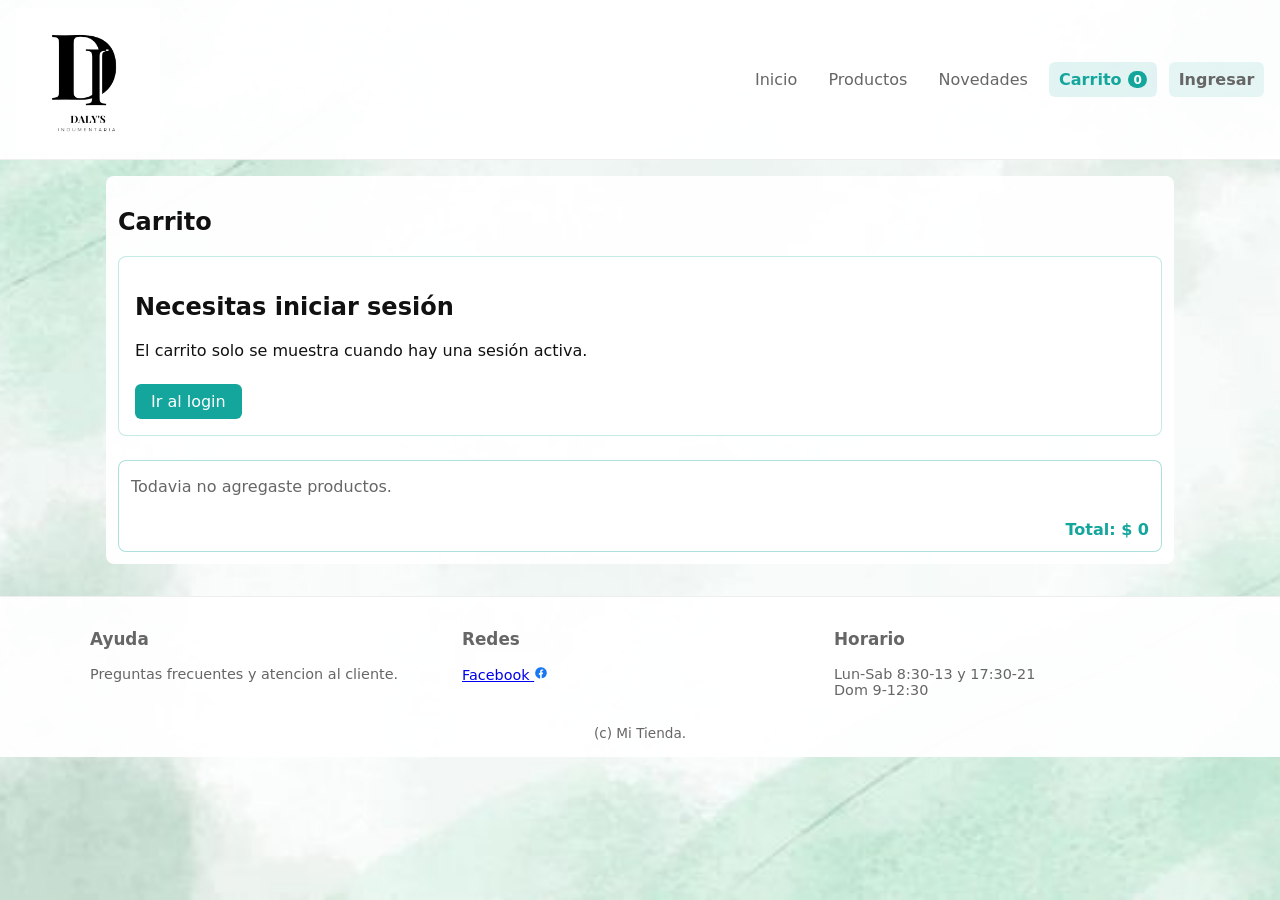
<file: programacion3/pagina_prueba/html/carrito.html>
<!doctype html>
<html lang="es">
  <head>
    <meta charset="utf-8" />
    <meta name="viewport" content="width=device-width,initial-scale=1" />
    <title>Mi Tienda - Carrito</title>
    <link rel="stylesheet" href="../css/base.css" />
    <link rel="stylesheet" href="../css/carrito.css" />
  </head>
  <body>
    <div class="site">
      <!-- Header principal -->
      <header class="site-header" role="banner">
        <div class="brand">
          <a href="index.html" aria-label="Inicio">
            <img src="../imagenes/Logo.png" alt="Logotipo" class="logo" />
          </a>
        </div>

        <button
          class="menu-toggle"
          id="menuToggle7"
          aria-controls="mainNav7"
          aria-expanded="false"
        >
          ☰
        </button>

        <nav
          id="mainNav7"
          class="main-nav"
          role="navigation"
          aria-label="Menu principal"
        >
          <ul>
            <li><a href="index.html">Inicio</a></li>
            <li><a href="productos.html">Productos</a></li>
            <li><a href="novedades.html">Novedades</a></li>
            <li class="nav-cart">
              <a
                href="carrito.html"
                class="cart-link"
                aria-label="Carrito de compras"
              >
                Carrito
                <span class="cart-count" aria-live="polite" hidden>0</span>
              </a>
            </li>
          </ul>
        </nav>
      </header>

      <!-- Contenido principal -->
      <main class="main">
        <section class="content">
          <h1>Carrito</h1>
          <section id="cartAccess" class="auth-panel" aria-live="polite" hidden>
            <h2>Necesitas iniciar sesión</h2>
            <p>El carrito solo se muestra cuando hay una sesión activa.</p>
            <a class="cta" href="login.html">Ir al login</a>
          </section>
          <!-- Panel del carrito -->
          <section id="carrito" class="cart-panel" aria-live="polite">
            <p id="cartEmpty" class="cart-empty">
              Todavia no agregaste productos.
            </p>
            <ul
              id="cartList"
              class="cart-list"
              aria-label="Lista de productos"
            ></ul>
            <div class="cart-total">Total: <span id="cartTotal">$ 0</span></div>
          </section>
        </section>
      </main>

      <!-- Footer -->
      <footer class="site-footer">
        <div class="footer-columns">
          <div>
            <h3>Ayuda</h3>
            <p>Preguntas frecuentes y atencion al cliente.</p>
          </div>
          <div class="social">
            <h3>Redes</h3>
            <ul class="social-list">
              <li>
                <a
                  href="https://www.facebook.com/share/1CrX6WBYhT/"
                  aria-label="Facebook"
                  >Facebook
                  <svg
                    width="14"
                    height="14"
                    viewBox="0 0 24 24"
                    aria-hidden="true"
                  >
                    <path
                      fill="#1877F2"
                      d="M22 12a10 10 0 1 0-11.5 9.9v-7h-2.2v-2.9h2.2V9.3c0-2.2 1.3-3.4 3.3-3.4.95 0 1.9.17 1.9.17v2.1h-1.08c-1.06 0-1.39.66-1.39 1.34v1.6h2.36l-.38 2.9h-1.98v7A10 10 0 0 0 22 12z"
                    />
                  </svg>
                </a>
              </li>
            </ul>
          </div>
          <div>
            <h3>Horario</h3>
            <p>Lun-Sab 8:30-13 y 17:30-21<br />Dom 9-12:30</p>
          </div>
        </div>
        <small>(c) Mi Tienda.</small>
      </footer>
    </div>
    <script src="../js/sesion.js"></script>
    <script src="../js/base.js"></script>
    <script src="../js/carrito.js"></script>
  </body>
</html>
</file>
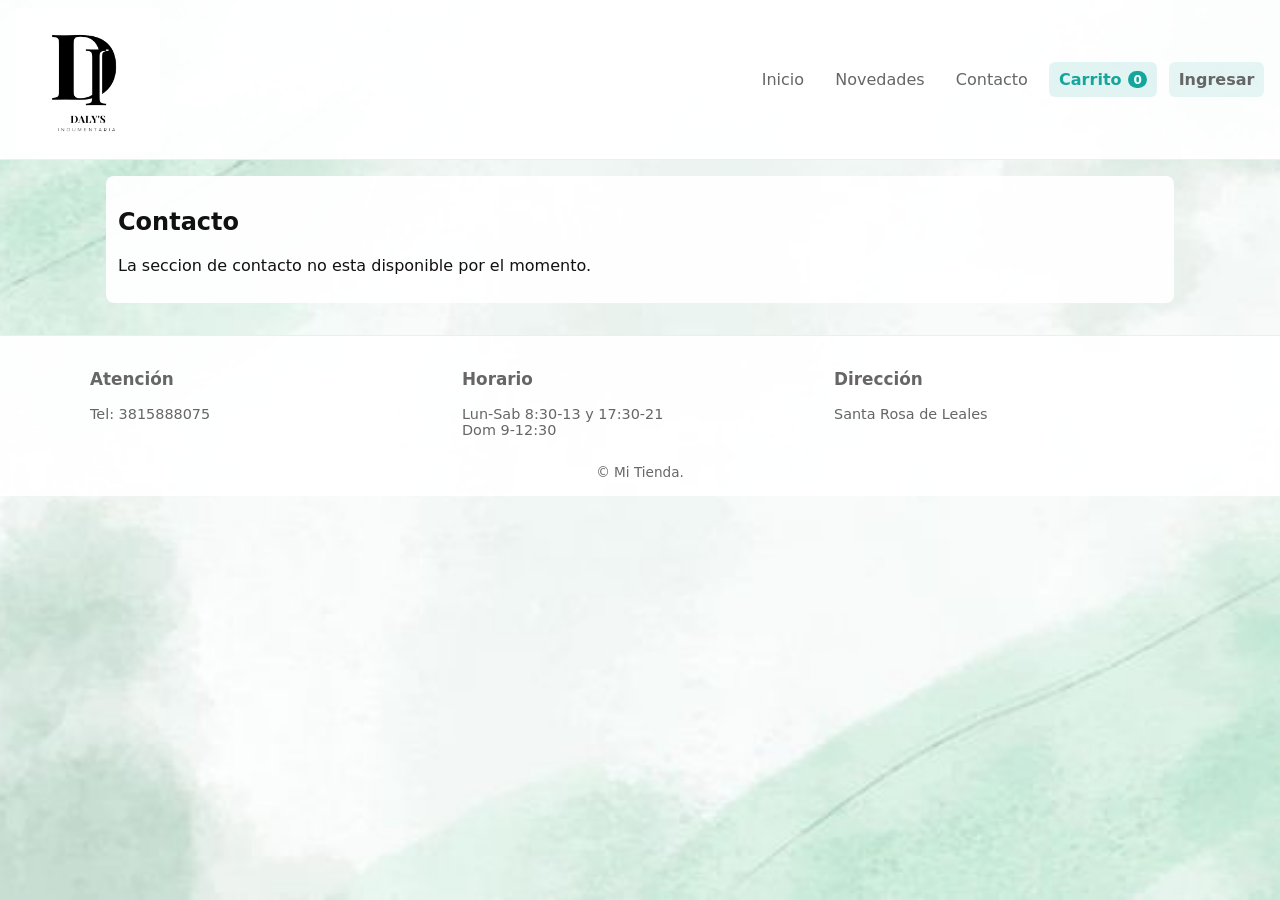
<file: programacion3/pagina_prueba/html/contacto.html>
<!doctype html>
<html lang="es">
<head>
  <meta charset="utf-8">
  <meta name="viewport" content="width=device-width,initial-scale=1">
  <title>Mi Tienda - Contacto</title>
  <link rel="stylesheet" href="../css/base.css">
</head>
<body>
  <div class="site">
    <!-- Header principal -->
    <header class="site-header" role="banner">
      <div class="brand"><a href="index.html"><img src="../imagenes/Logo.png" alt="Logotipo" class="logo"></a></div>
      <button class="menu-toggle" id="menuToggle6" aria-controls="mainNav6" aria-expanded="false">☰</button>
      <nav id="mainNav6" class="main-nav" role="navigation">
        <ul>
          <li><a href="index.html">Inicio</a></li>
          <li><a href="novedades.html">Novedades</a></li>
          <li><a href="contacto.html">Contacto</a></li>
          <li class="nav-cart">
            <a href="carrito.html" class="cart-link" aria-label="Carrito de compras">
              Carrito
              <span class="cart-count" aria-live="polite" hidden>0</span>
            </a>
          </li>
        </ul>
      </nav>
    </header>

    <!-- Contenido principal -->
    <main class="main">
      <section class="content">
        <h1>Contacto</h1>
        <p>La seccion de contacto no esta disponible por el momento.</p>
      </section>
    </main>

    <!-- Footer -->
    <footer class="site-footer">
      <div class="footer-columns">
        <div><h3>Atención</h3><p>Tel: 3815888075</p></div>
        <div><h3>Horario</h3><p>Lun-Sab 8:30-13 y 17:30-21<br>Dom 9-12:30</p></div>
        <div><h3>Dirección</h3><p>Santa Rosa de Leales</p></div>
      </div>
      <small>© Mi Tienda.</small>
    </footer>
  </div>

  <script src="../js/sesion.js"></script>
  <script src="../js/base.js"></script>
  <script src="../js/carrito.js"></script>
</body>
</html>
</file>
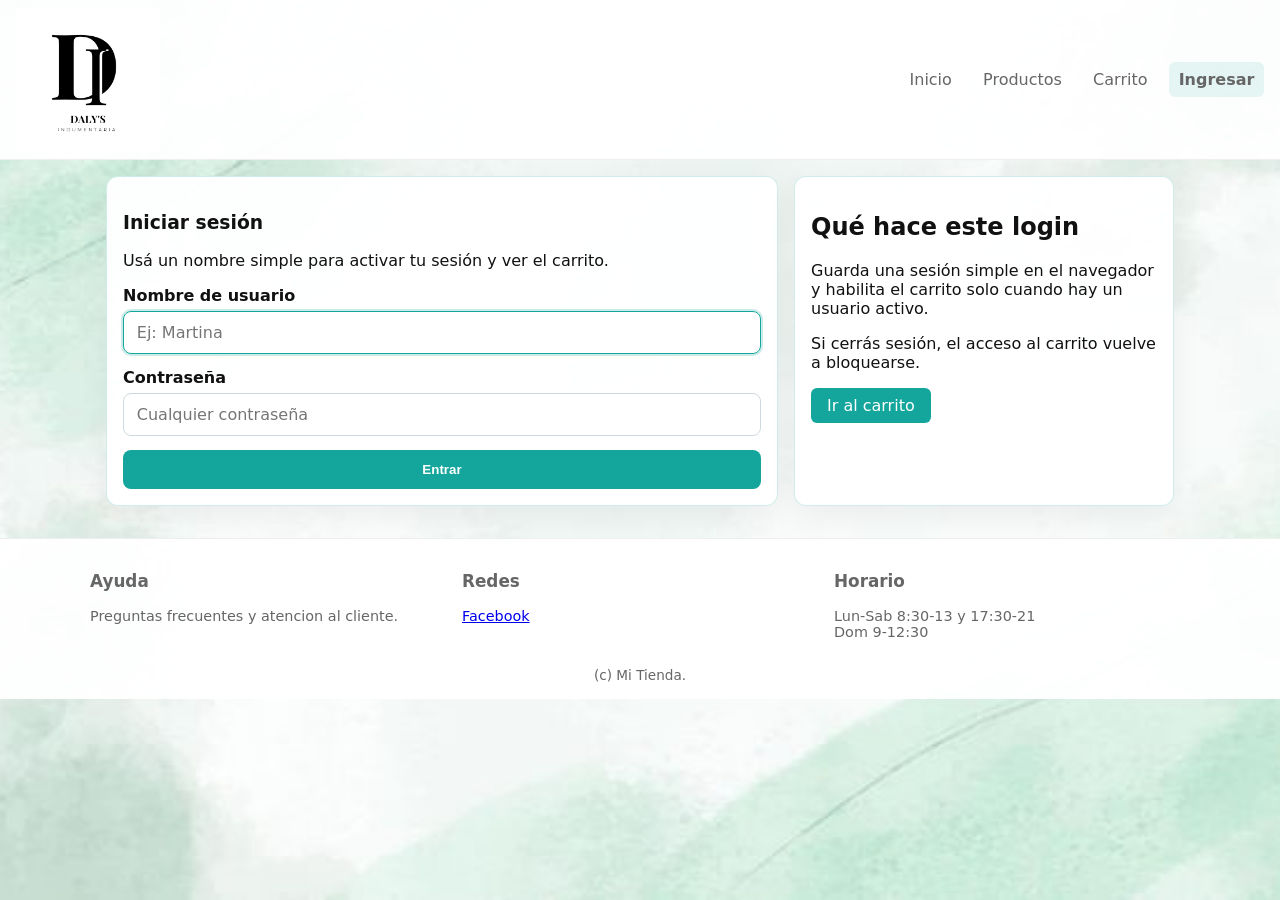
<file: programacion3/pagina_prueba/html/login.html>
<!doctype html>
<html lang="es">
    <head>
        <meta charset="utf-8" />
        <meta name="viewport" content="width=device-width,initial-scale=1" />
        <title>Mi Tienda - Login</title>
        <link rel="stylesheet" href="../css/base.css" />
        <link rel="stylesheet" href="../css/login.css" />
    </head>
    <body>
        <div class="site">
            <!-- Header principal -->
            <header class="site-header" role="banner">
                <div class="brand">
                    <a href="index.html" aria-label="Inicio">
                        <img src="../imagenes/Logo.png" alt="Logotipo" class="logo" />
                    </a>
                </div>

                <button
                    class="menu-toggle"
                    id="menuToggleLogin"
                    aria-controls="mainNavLogin"
                    aria-expanded="false"
                    >
                    ☰
                </button>

                <nav
                    id="mainNavLogin"
                    class="main-nav"
                    role="navigation"
                    aria-label="Menu principal"
                >
                    <ul>
                        <li><a href="index.html">Inicio</a></li>
                        <li><a href="productos.html">Productos</a></li>
                        <li><a href="carrito.html">Carrito</a></li>
                    </ul>
                </nav>
            </header>

            <!-- Contenido principal -->
            <main class="main">
                <section class="auth-shell">
                    <section class="content auth-card">
                        <h1>Iniciar sesión</h1>
                        <p>Usá un nombre simple para activar tu sesión y ver el carrito.</p>

                        <form id="formularioLogin" class="auth-form">
                            <div class="auth-field">
                                <label for="nombreUsuario">Nombre de usuario</label>
                                <input
                                    id="nombreUsuario"
                                    name="nombreUsuario"
                                    type="text"
                                    autocomplete="username"
                                    placeholder="Ej: Martina"
                                    required
                            />
                            </div>

                            <div class="auth-field">
                                <label for="claveUsuario">Contraseña</label>
                                <input
                                    id="claveUsuario"
                                    name="claveUsuario"
                                    type="password"
                                    autocomplete="current-password"
                                    placeholder="Cualquier contraseña"
                                    required
                                />
                            </div>

                            <button class="auth-submit" type="submit">Entrar</button>
                        </form>

                        <p id="loginMessage" class="auth-message" hidden></p>
                    </section>

                    <aside class="content auth-card">
                        <h2>Qué hace este login</h2>
                        <p>
                        Guarda una sesión simple en el navegador y habilita el carrito
                        solo cuando hay un usuario activo.
                        </p>
                        <p>Si cerrás sesión, el acceso al carrito vuelve a bloquearse.</p>
                        <a class="cta" href="carrito.html">Ir al carrito</a>
                    </aside>
                </section>
            </main>

            <!-- Footer -->
            <footer class="site-footer">
                <div class="footer-columns">
                    <div>
                        <h3>Ayuda</h3>
                        <p>Preguntas frecuentes y atencion al cliente.</p>
                    </div>
                    <div class="social">
                        <h3>Redes</h3>
                        <ul class="social-list">
                            <li>
                                <a
                                href="https://www.facebook.com/share/1CrX6WBYhT/"
                                aria-label="Facebook"
                                >Facebook</a
                            >
                            </li>
                        </ul>
                    </div>
                    <div>
                        <h3>Horario</h3>
                        <p>Lun-Sab 8:30-13 y 17:30-21<br />Dom 9-12:30</p>
                    </div>
                </div>
                <small>(c) Mi Tienda.</small>
            </footer>
        </div>
        <script src="../js/sesion.js"></script>
        <script src="../js/base.js"></script>
        <script src="../js/login.js"></script>
    </body>
</html>
</file>
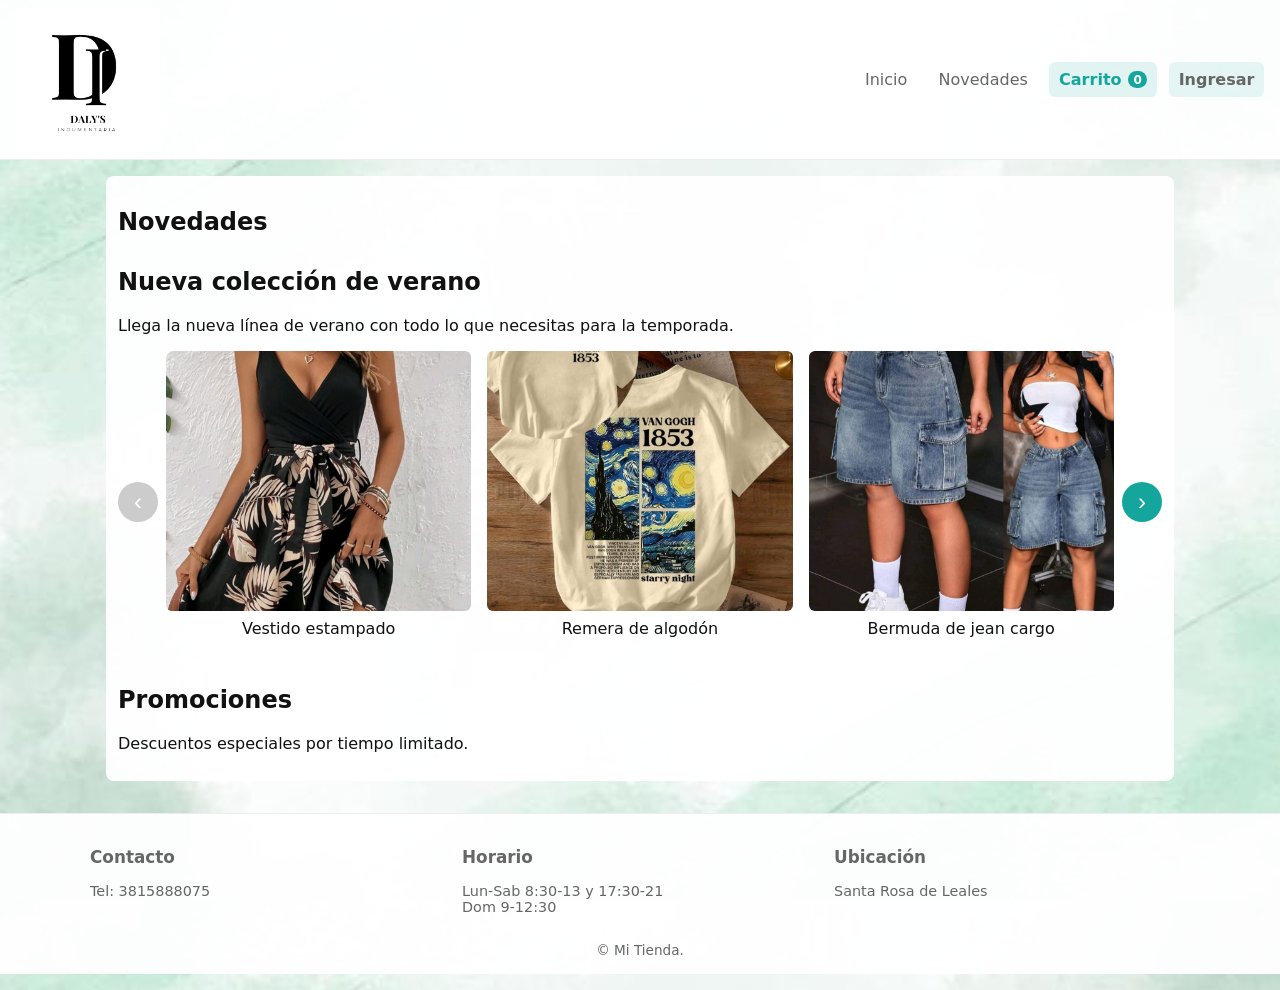
<file: programacion3/pagina_prueba/html/novedades.html>
<!doctype html>
<html lang="es">
<head>
  <meta charset="utf-8">
  <meta name="viewport" content="width=device-width,initial-scale=1">
  <title>Mi Tienda - Novedades</title>
  <link rel="stylesheet" href="../css/base.css">
  <link rel="stylesheet" href="../css/carrusel.css">
</head>
<body>
  <div class="site">
    <!-- Header principal -->
    <header class="site-header" role="banner">
      <div class="brand"><a href="index.html"><img src="../imagenes/Logo.png" alt="Logotipo" class="logo"></a></div>
      <button class="menu-toggle" id="menuToggle4" aria-controls="mainNav4" aria-expanded="false">☰</button>
      <nav id="mainNav4" class="main-nav" role="navigation">
        <ul>
          <li><a href="index.html">Inicio</a></li>
          <li><a href="novedades.html">Novedades</a></li>
          <li class="nav-cart">
            <a href="carrito.html" class="cart-link" aria-label="Carrito de compras">
              Carrito
              <span class="cart-count" aria-live="polite" hidden>0</span>
            </a>
          </li>
        </ul>
      </nav>
    </header>

    <!-- Contenido principal -->
    <main class="main">
      <article class="content">
        <h1>Novedades</h1>
        <!-- Carrusel -->
        <section class="carousel-section">
          <h2>Nueva colección de verano</h2>
          <p>Llega la nueva línea de verano con todo lo que necesitas para la temporada.</p>
          
          <div class="carousel-container">
            <button class="carousel-btn prev" aria-label="Anterior">‹</button>
            <div class="carousel">
              <div class="carousel-track">
                <div class="carousel-item">
                  <img src="../imagenes/vestido-estampado.jpg" alt="Vestido verano">
                  <p>Vestido estampado</p>
                </div>
                <div class="carousel-item">
                  <img src="../imagenes/remera-mujer.jpg" alt="Blusa verano">
                  <p>Remera de algodón </p>
                </div>
                <div class="carousel-item">
                  <img src="../imagenes/bermuda.jpg" alt="Bermuda verano">
                  <p>Bermuda de jean cargo</p>
                </div>
                <div class="carousel-item">
                  <img src="../imagenes/chomba-hombre.jpg" alt="Chomba verano">
                  <p>Chomba clasica a rayas</p>
                </div>
                <div class="carousel-item">
                  <img src="../imagenes/conjunto-nina.jpg" alt="Conjunto niña">
                  <p>Conjunto de niña</p>
                </div>
              </div>
            </div>
            <button class="carousel-btn next" aria-label="Siguiente">›</button>
          </div>
        </section>

        <!-- Promociones -->
        <section>
          <h2>Promociones</h2>
          <p>Descuentos especiales por tiempo limitado.</p>
        </section>
      </article>
    </main>

    <!-- Footer -->
    <footer class="site-footer">
      <div class="footer-columns">
        <div><h3>Contacto</h3><p>Tel: 3815888075</p></div>
        <div><h3>Horario</h3><p>Lun-Sab 8:30-13 y 17:30-21<br>Dom 9-12:30</p></div>
        <div><h3>Ubicación</h3><p>Santa Rosa de Leales</p></div>
      </div>
      <small>© Mi Tienda.</small>
    </footer>
  </div>
  <script src="../js/sesion.js"></script>
  <script src="../js/base.js"></script>
  <script src="../js/carrito.js"></script>
  <script src="../js/carrusel.js"></script>
</body>
</html>
</file>
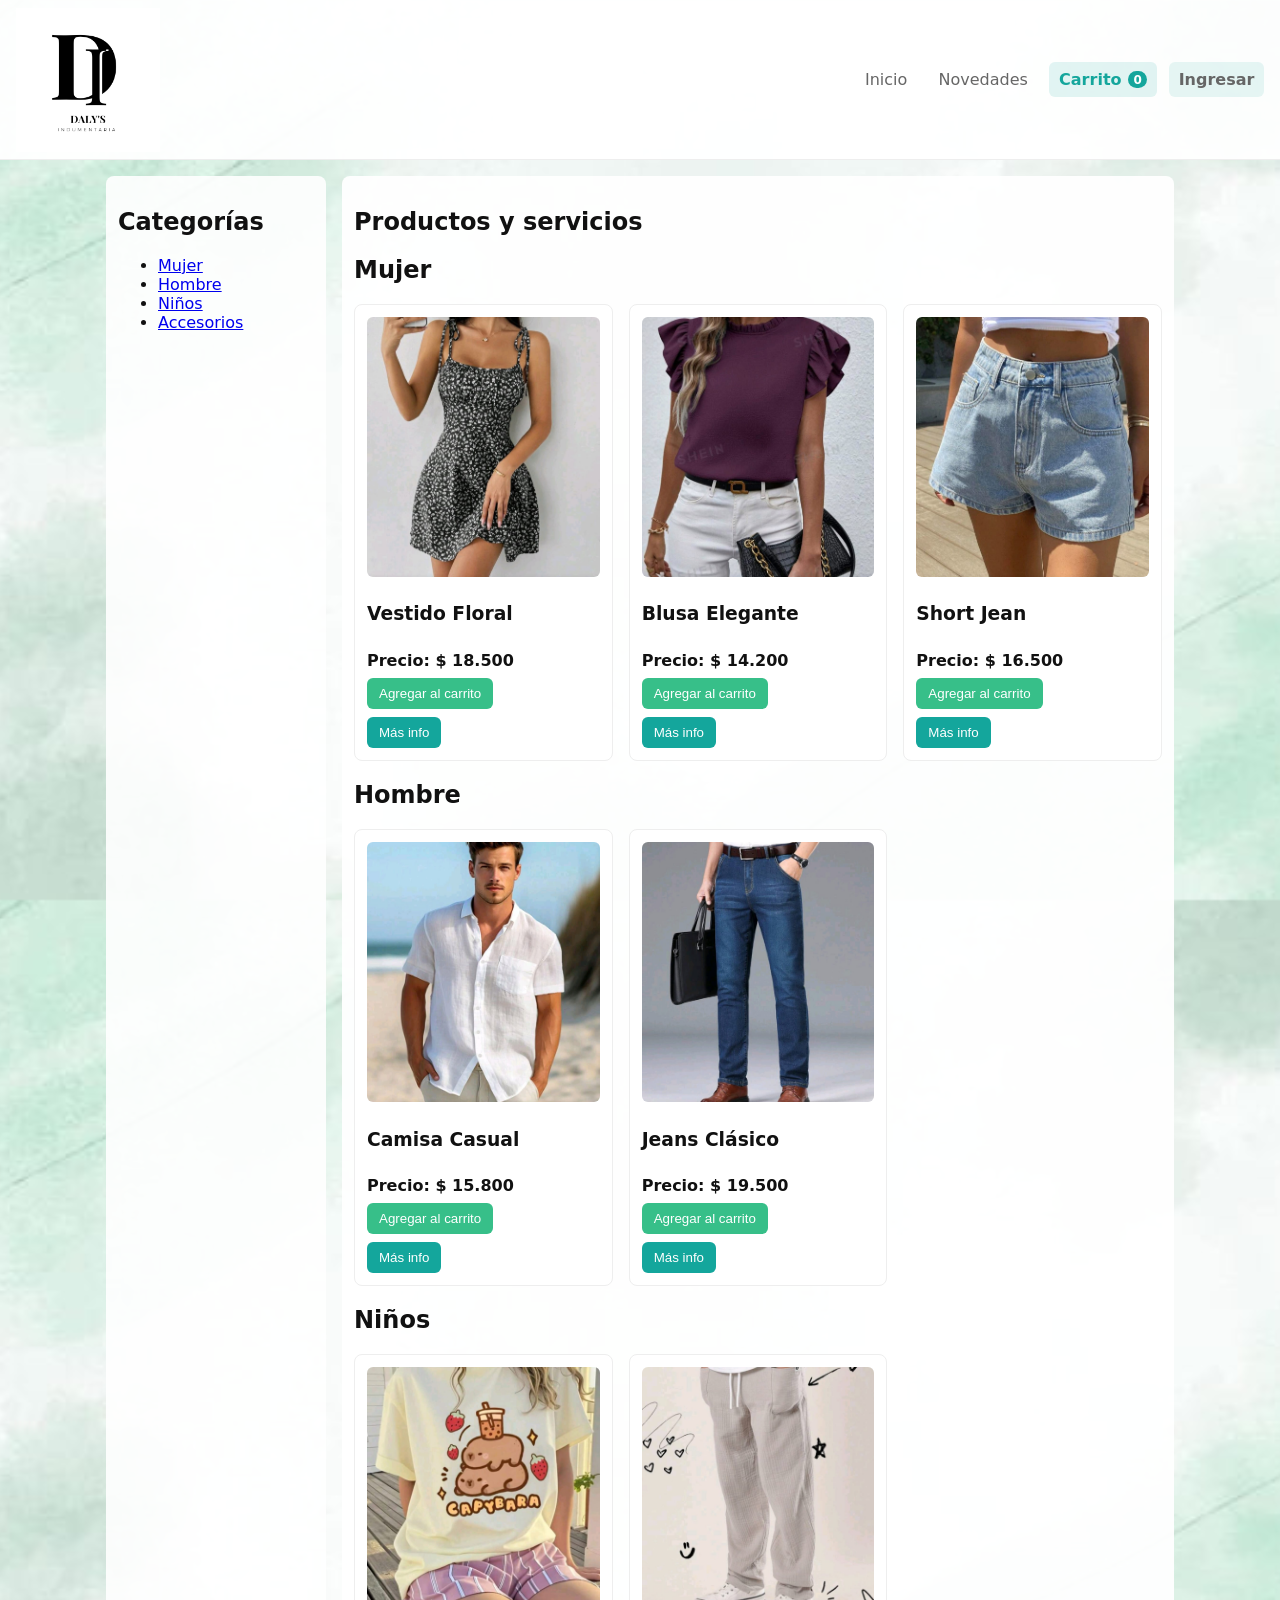
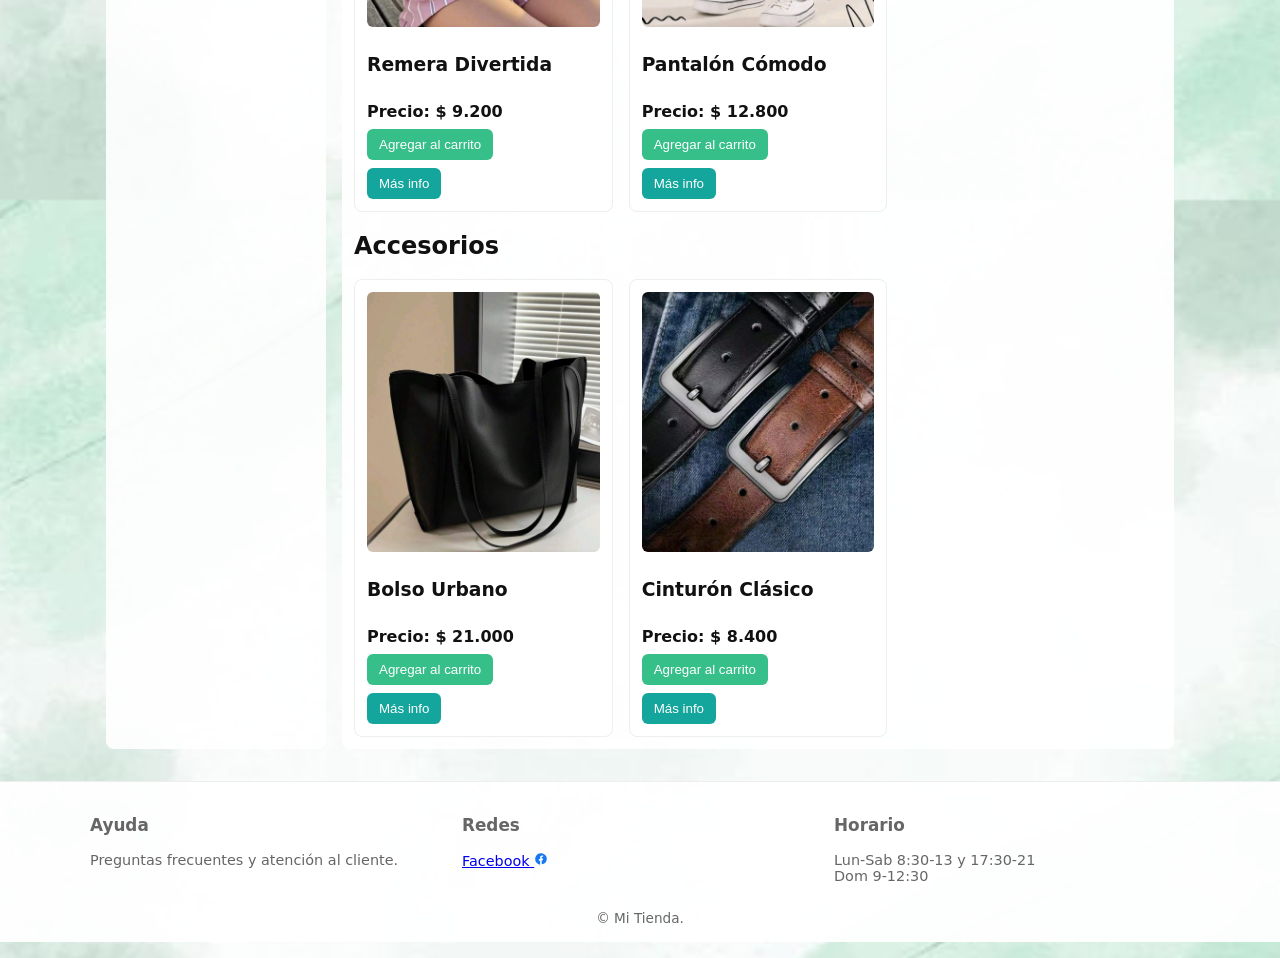
<file: programacion3/pagina_prueba/html/productos.html>
<!doctype html>
<html lang="es">
<head>
  <meta charset="utf-8">
  <meta name="viewport" content="width=device-width,initial-scale=1">
  <title>Mi Tienda - Productos y servicios</title>
  <link rel="stylesheet" href="../css/base.css">
  <link rel="stylesheet" href="../css/productos.css">
</head>
<body>
  <div class="site">
    <!-- Header principal -->
    <header class="site-header" role="banner">
      <div class="brand"><a href="index.html"><img src="../imagenes/Logo.png" alt="Logotipo" class="logo"></a></div>
      <button class="menu-toggle" id="menuToggle3" aria-controls="mainNav3" aria-expanded="false">☰</button>
      <nav id="mainNav3" class="main-nav" role="navigation" aria-label="Menú principal">
        <ul>
          <li><a href="index.html">Inicio</a></li>
          <li><a href="novedades.html">Novedades</a></li>
          <li class="nav-cart">
            <a href="carrito.html" class="cart-link" aria-label="Carrito de compras">
              Carrito
              <span class="cart-count" aria-live="polite" hidden>0</span>
            </a>
          </li>
        </ul>
      </nav>
    </header>

    <!-- Contenido principal -->
    <main class="main with-aside">
      <!-- Menu de categorias -->
      <aside class="secondary-menu" aria-label="Menú secundario">
        <h2>Categorías</h2>
        <ul>
          <li><a href="#mujer">Mujer</a></li>
          <li><a href="#hombre">Hombre</a></li>
          <li><a href="#ninos">Niños</a></li>
          <li><a href="#accesorios">Accesorios</a></li>
        </ul>
      </aside>

      <!-- Listado de productos -->
      <section class="content products">
        <h1 id="productos">Productos y servicios</h1>

        <!-- Categoria mujer -->
        <section id="mujer" class="category">
          <h2>Mujer</h2>
          <div class="product-grid">
            <article class="product" data-category="mujer">
              <img src="../imagenes/vestido.jpg" alt="Vestido floral">
              <h3>Vestido Floral</h3>
              <p class="product-price" data-price="18500">Precio: $ 18.500</p>
              <button class="add-to-cart" type="button">Agregar al carrito</button>
              <button class="more-info" aria-expanded="false">Más info</button>
              <div class="product-desc" hidden>
                <p>Vestido de tela liviana, estampado floral, disponible en talles S, M, L. Ideal para el verano.</p>
              </div>
            </article>

            <article class="product" data-category="mujer">
              <img src="../imagenes/blusa.jpg" alt="Blusa elegante">
              <h3>Blusa Elegante</h3>
              <p class="product-price" data-price="14200">Precio: $ 14.200</p>
              <button class="add-to-cart" type="button">Agregar al carrito</button>
              <button class="more-info" aria-expanded="false">Más info</button>
              <div class="product-desc" hidden>
                <p>Blusa en satin, color vibrante, perfecta para oficina o eventos formales.</p>
              </div>
            </article>

            <article class="product" data-category="mujer">
              <img src="../imagenes/jean.jpg" alt="Jeans stretch">
              <h3>Short Jean</h3>
              <p class="product-price" data-price="16500">Precio: $ 16.500</p>
              <button class="add-to-cart" type="button">Agregar al carrito</button>
              <button class="more-info" aria-expanded="false">Más info</button>
              <div class="product-desc" hidden>
                <p>Short de jean con elasticidad, cintura media y lavado claro. Cómodo y resistente.</p>
              </div>
            </article>
          </div>
        </section>

        <!-- Categoria hombre -->
        <section id="hombre" class="category">
          <h2>Hombre</h2>
          <div class="product-grid">
            <article class="product" data-category="hombre">
              <img src="../imagenes/camisa.jpg" alt="Camisa casual">
              <h3>Camisa Casual</h3>
              <p class="product-price" data-price="15800">Precio: $ 15.800</p>
              <button class="add-to-cart" type="button">Agregar al carrito</button>
              <button class="more-info" aria-expanded="false">Más info</button>
              <div class="product-desc" hidden>
                <p>Camisa de lino, patrón holgado, perfecta para uso diario y para playa.</p>
              </div>
            </article>

            <article class="product" data-category="hombre">
              <img src="../imagenes/pantalon-hombre.jpg" alt="Jeans clásico">
              <h3>Jeans Clásico</h3>
              <p class="product-price" data-price="19500">Precio: $ 19.500</p>
              <button class="add-to-cart" type="button">Agregar al carrito</button>
              <button class="more-info" aria-expanded="false">Más info</button>
              <div class="product-desc" hidden>
                <p>Jeans de corte recto, variedad de talles, disponible en varios lavados.</p>
              </div>
            </article>
          </div>
        </section>

        <!-- Categoria ninos -->
        <section id="ninos" class="category">
          <h2>Niños</h2>
          <div class="product-grid">
            <article class="product" data-category="ninos">
              <img src="../imagenes/remera-nino.jpg" alt="Remera divertida">
              <h3>Remera Divertida</h3>
              <p class="product-price" data-price="9200">Precio: $ 9.200</p>
              <button class="add-to-cart" type="button">Agregar al carrito</button>
              <button class="more-info" aria-expanded="false">Más info</button>
              <div class="product-desc" hidden>
                <p>Remera con estampados alegres, tela suave y resistente para el juego diario.</p>
              </div>
            </article>

            <article class="product" data-category="ninos">
              <img src="../imagenes/pantalon-nino.jpg" alt="Pantalón cómodo">
              <h3>Pantalón Cómodo</h3>
              <p class="product-price" data-price="12800">Precio: $ 12.800</p>
              <button class="add-to-cart" type="button">Agregar al carrito</button>
              <button class="more-info" aria-expanded="false">Más info</button>
              <div class="product-desc" hidden>
                <p>Pantalón elástico con cintura ajustable, ideal para la escuela.</p>
              </div>
            </article>
          </div>
        </section>

        <!-- Categoria accesorios -->
        <section id="accesorios" class="category">
          <h2>Accesorios</h2>
          <div class="product-grid">
            <article class="product" data-category="accesorios">
              <img src="../imagenes/bolso-mujer.jpg" alt="Bolso urbano">
              <h3>Bolso Urbano</h3>
              <p class="product-price" data-price="21000">Precio: $ 21.000</p>
              <button class="add-to-cart" type="button">Agregar al carrito</button>
              <button class="more-info" aria-expanded="false">Más info</button>
              <div class="product-desc" hidden>
                <p>Bolso de lona y cuero sintético, compartimentos interiores y cierre reforzado.</p>
              </div>
            </article>

            <article class="product" data-category="accesorios">
              <img src="../imagenes/cinto-hombre.jpg" alt="Cinturón clásico">
              <h3>Cinturón Clásico</h3>
              <p class="product-price" data-price="8400">Precio: $ 8.400</p>
              <button class="add-to-cart" type="button">Agregar al carrito</button>
              <button class="more-info" aria-expanded="false">Más info</button>
              <div class="product-desc" hidden>
                <p>Cinturón de piel sintética, hebilla metálica y diseño atemporal.</p>
              </div>
            </article>
          </div>
        </section>

      </section>
    </main>

    <!-- Footer -->
    <footer class="site-footer">
      <div class="footer-columns">
        <div><h3>Ayuda</h3><p>Preguntas frecuentes y atención al cliente.</p></div>
        <div class="social"><h3>Redes</h3>
          <ul class="social-list">
            <li><a href="https://www.facebook.com/share/1CrX6WBYhT/" aria-label="Facebook">Facebook
              <svg width="14" height="14" viewBox="0 0 24 24" aria-hidden="true"><path fill="#1877F2" d="M22 12a10 10 0 1 0-11.5 9.9v-7h-2.2v-2.9h2.2V9.3c0-2.2 1.3-3.4 3.3-3.4.95 0 1.9.17 1.9.17v2.1h-1.08c-1.06 0-1.39.66-1.39 1.34v1.6h2.36l-.38 2.9h-1.98v7A10 10 0 0 0 22 12z"/></svg>
            </a></li>
          </ul>
        </div>
        <div><h3>Horario</h3><p>Lun-Sab 8:30-13 y 17:30-21<br>Dom 9-12:30</p></div>
      </div>
      <small>© Mi Tienda.</small>
    </footer>
  </div>
  <script src="../js/sesion.js"></script>
  <script src="../js/base.js"></script>
  <script src="../js/carrito.js"></script>
  <script src="../js/productos.js"></script>
</body>
</html>
</file>
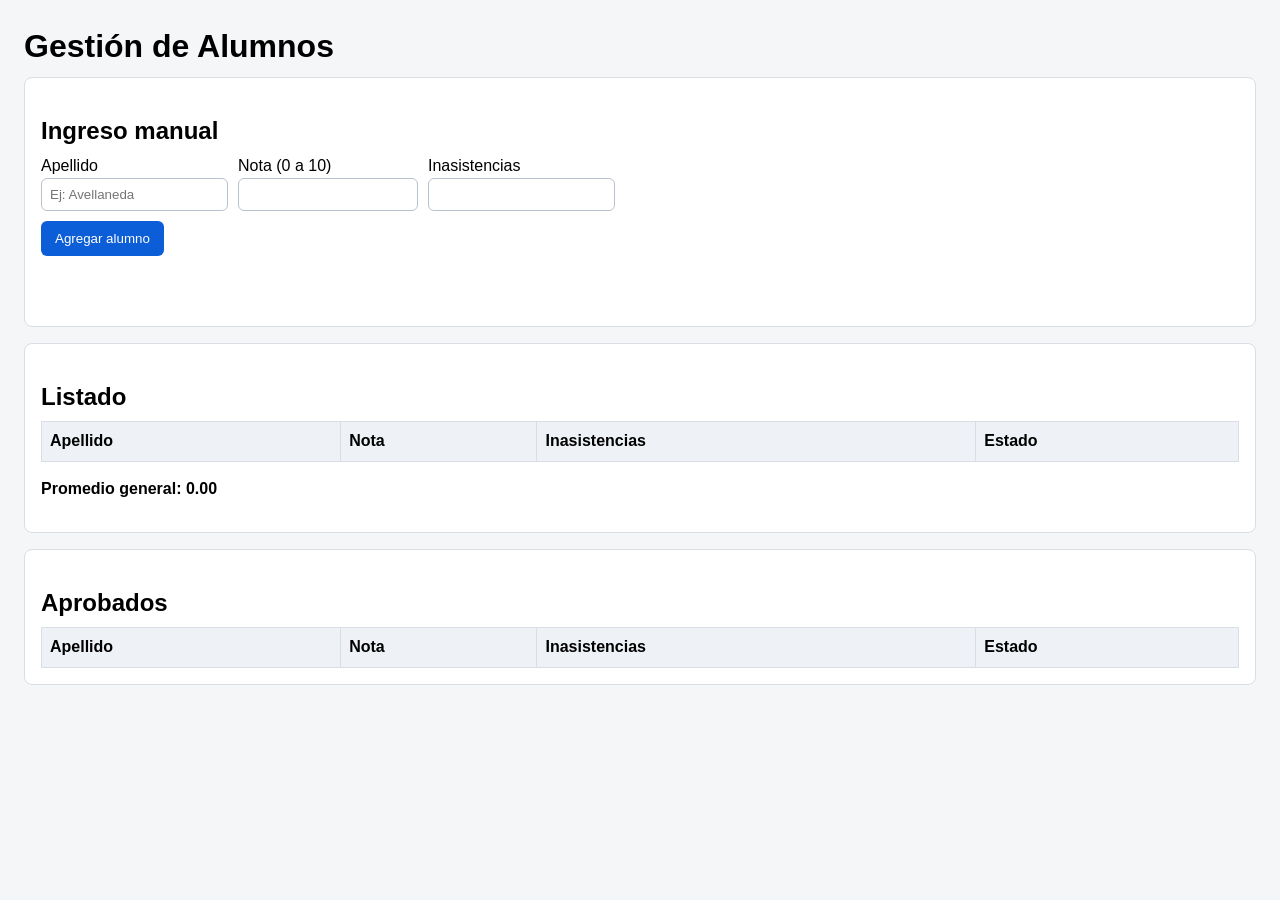
<file: programacion3/TPS/tp1/tp1.html>
<!DOCTYPE html>
<html lang="es">
<head>
    <meta charset="UTF-8">
    <meta name="viewport" content="width=device-width, initial-scale=1.0">
    <title>TP1 - Alumnos</title>
    <style>
        body {
            font-family: Arial, sans-serif;
            margin: 24px;
            line-height: 1.4;
            background-color: #f4f6f8;
        }

        h1, h2 {
            margin-bottom: 8px;
        }

        .card {
            background-color: #ffffff;
            border: 1px solid #d9dee5;
            border-radius: 8px;
            padding: 16px;
            margin-bottom: 16px;
        }

        .fila {
            display: flex;
            gap: 10px;
            flex-wrap: wrap;
            margin-bottom: 10px;
        }

        .campo {
            display: flex;
            flex-direction: column;
            min-width: 180px;
        }

        input {
            padding: 8px;
            border: 1px solid #b8c2cc;
            border-radius: 6px;
        }

        button {
            padding: 10px 14px;
            border: none;
            border-radius: 6px;
            background-color: #0b5ed7;
            color: white;
            cursor: pointer;
        }

        button:hover {
            background-color: #094db3;
        }

        table {
            width: 100%;
            border-collapse: collapse;
            margin-top: 8px;
            background-color: #fff;
        }

        th,
        td {
            border: 1px solid #d9dee5;
            padding: 8px;
            text-align: left;
        }

        th {
            background-color: #eef2f7;
        }

        #resumen {
            font-weight: bold;
        }

        #mensaje {
            min-height: 22px;
            color: #0a5a2a;
            font-weight: bold;
        }
    </style>
</head>
<body>
    <h1>Gestión de Alumnos</h1>

    <section class="card">
        <h2>Ingreso manual</h2>
        <form id="formAlumno">
            <div class="fila">
                <div class="campo">
                    <label for="apellido">Apellido</label>
                    <input type="text" id="apellido" placeholder="Ej: Avellaneda" required>
                </div>
                <div class="campo">
                    <label for="nota">Nota (0 a 10)</label>
                    <input type="number" id="nota" min="0" max="10" step="1" required>
                </div>
                <div class="campo">
                    <label for="asistencia">Inasistencias</label>
                    <input type="number" id="asistencia" min="0" step="1" required>
                </div>
            </div>
            <button type="submit">Agregar alumno</button>
        </form>
        <p id="mensaje"></p>
    </section>

    <section class="card">
        <h2>Listado</h2>
        <table>
            <thead>
                <tr>
                    <th>Apellido</th>
                    <th>Nota</th>
                    <th>Inasistencias</th>
                    <th>Estado</th>
                </tr>
            </thead>
            <tbody id="tablaAlumnos"></tbody>
        </table>
        <p id="resumen">Promedio general: 0.00</p>
    </section>

    <section class="card">
        <h2>Aprobados</h2>
        <table>
            <thead>
                <tr>
                    <th>Apellido</th>
                    <th>Nota</th>
                    <th>Inasistencias</th>
                    <th>Estado</th>
                </tr>
            </thead>
            <tbody id="tablaAprobados"></tbody>
        </table>
    </section>

    <script src="tp1.js"></script>
</body>
</html>
</file>
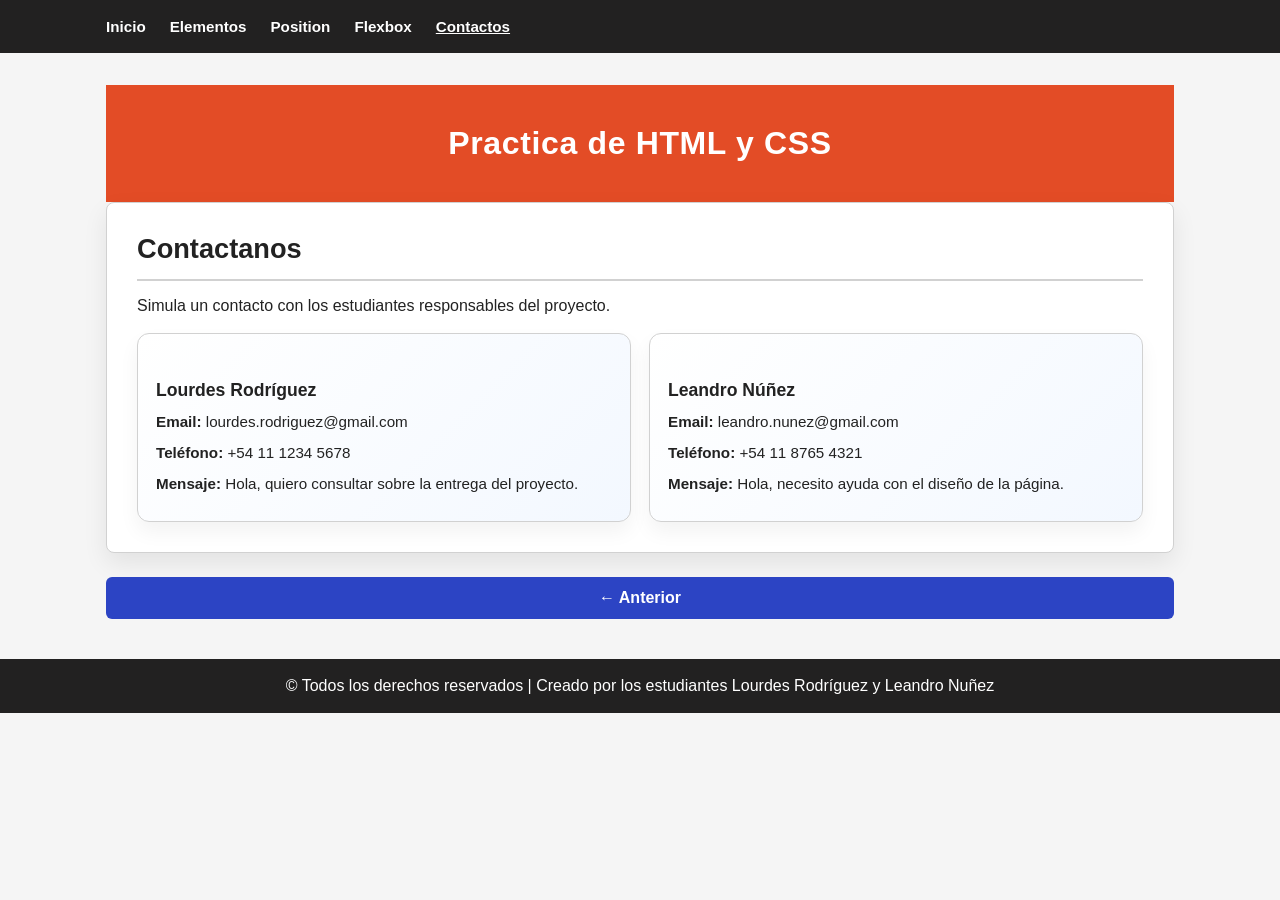
<file: programacion3/Clase_3/pagina_clase_3/pages/contactos.html>
<!doctype html>
<html lang="es">
  <head>
    <!-- esto es un comentario -->
    <!-- info para los navegadores y buscadores -->
    <meta charset="UTF-8" />
    <meta http-equiv="X-UA-Compatible" content="IE=edge" />
    <meta name="viewport" content="width=device-width, initial-scale=1.0" />
    <meta name="description" content="Practica de html y css" />
    <meta name="keywords" content="etiquetas, atributos, csss, html" />
    <meta name="author" content="Emilse Arias" />
    <link rel="stylesheet" href="../css/style.css" />
    <title>Primer web</title>
  </head>
  <body>
    <header>
      <!-- barra de navegacion -->
      <nav>
        <a href="inicio.html">Inicio</a>
        <a href="elementos.html">Elementos</a>
        <a href="position.html">Position</a>
        <a href="flexbox.html">Flexbox</a>
        <a href="contactos.html" class="active">Contactos</a>
      </nav>
    </header>
    <main>
      <!-- zona con toda la info -->
      <section class="banner html">
        <h1>Practica de HTML y CSS</h1>
      </section>
      <section class="contenedor">
        <h2>Contactanos</h2>
        <p>Simula un contacto con los estudiantes responsables del proyecto.</p>
        <div class="contact-simulation">
          <article class="contact-card">
            <h3>Lourdes Rodríguez</h3>
            <p><strong>Email:</strong> lourdes.rodriguez@gmail.com</p>
            <p><strong>Teléfono:</strong> +54 11 1234 5678</p>
            <p>
              <strong>Mensaje:</strong> Hola, quiero consultar sobre la entrega
              del proyecto.
            </p>
          </article>
          <article class="contact-card">
            <h3>Leandro Núñez</h3>
            <p><strong>Email:</strong> leandro.nunez@gmail.com</p>
            <p><strong>Teléfono:</strong> +54 11 8765 4321</p>
            <p>
              <strong>Mensaje:</strong> Hola, necesito ayuda con el diseño de la
              página.
            </p>
          </article>
        </div>
      </section>
      <div class="nav-buttons">
        <a href="../index.html" class="prev">← Anterior</a>
      </div>
    </main>
    <footer>
      <p>
        &copy; Todos los derechos reservados | Creado por los estudiantes
        Lourdes Rodríguez y Leandro Nuñez
      </p>
    </footer>
  </body>
</html>
</file>
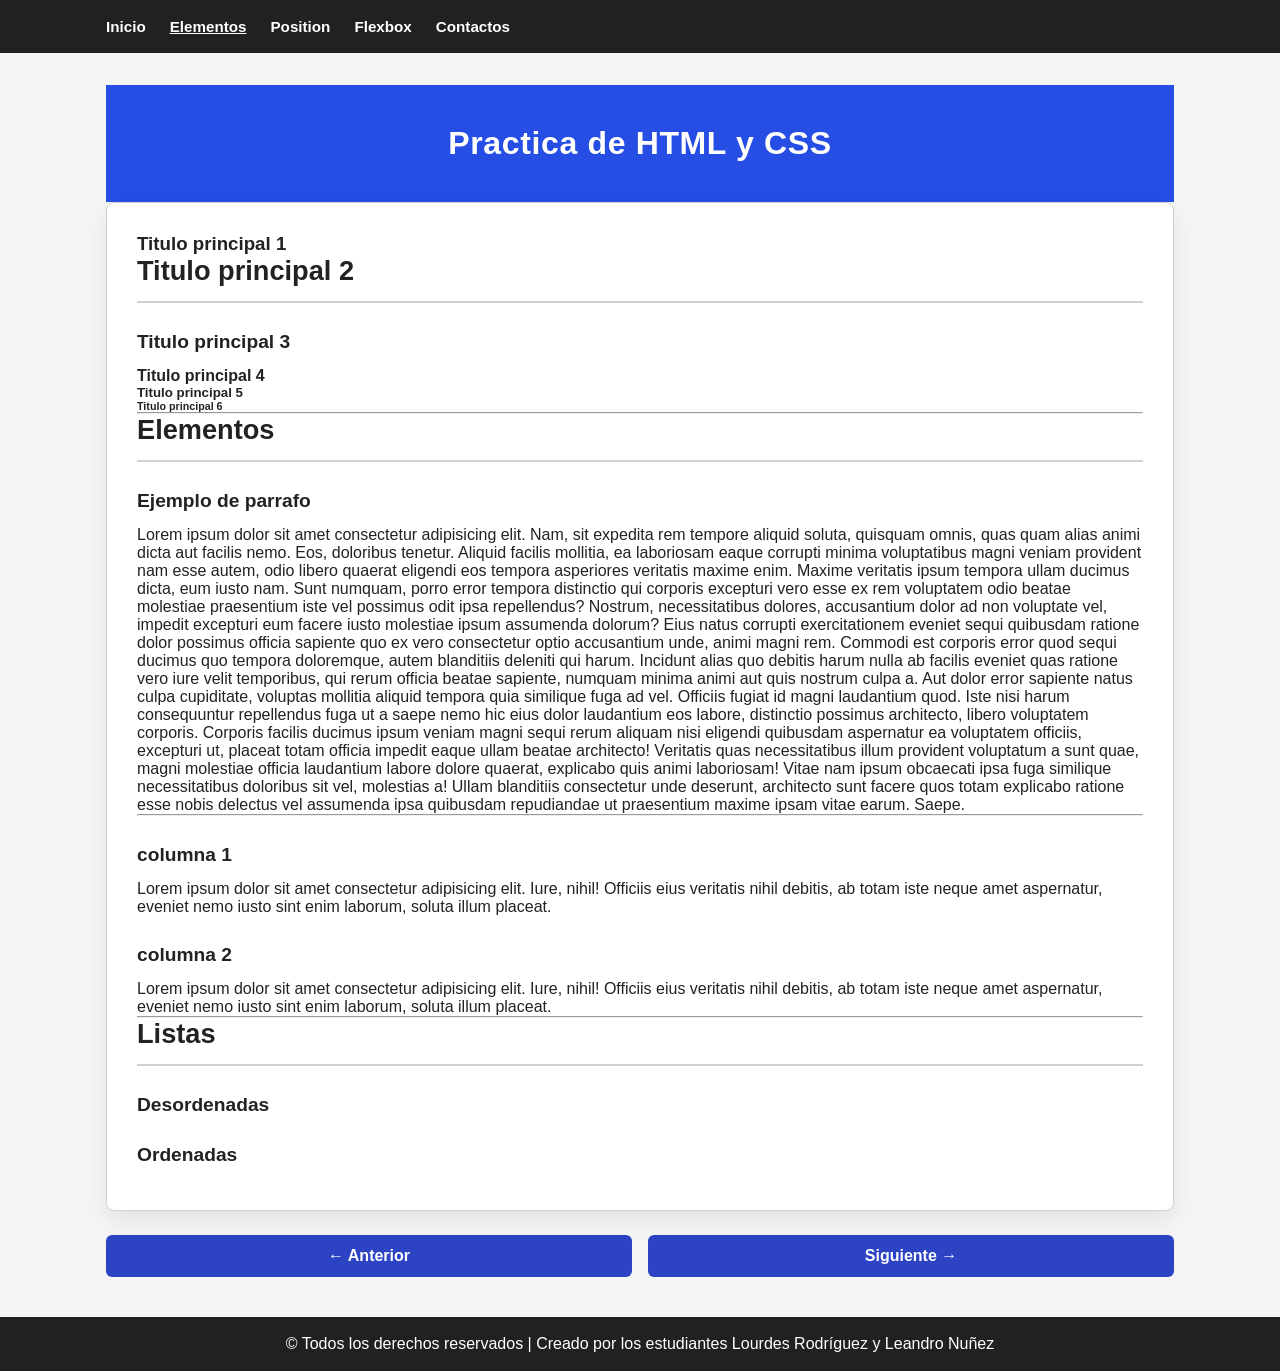
<file: programacion3/Clase_3/pagina_clase_3/pages/elementos.html>
<!DOCTYPE html>
<html lang="es">
  <head>
    <!-- esto es un comentario -->
    <!-- info para los navegadores y buscadores -->
    <meta charset="UTF-8" />
    <meta http-equiv="X-UA-Compatible" content="IE=edge" />
    <meta name="viewport" content="width=device-width, initial-scale=1.0" />
    <meta name="description" content="Practica de html y css" />
    <meta name="keywords" content="etiquetas, atributos, csss, html" />
    <meta name="author" content="Emilse Arias" />
    <link rel="stylesheet" href="../css/style.css" />
    <title>Primer web</title>
  </head>
  <body>
    <header>
      <!-- barra de navegacion -->
      <nav>
        <a href="inicio.html">Inicio</a>
        <a href="elementos.html" class="active">Elementos</a>
        <a href="position.html">Position</a>
        <a href="flexbox.html">Flexbox</a>
        <a href="contactos.html">Contactos</a>
      </nav>
    </header>
    <main>
      <section class="banner css">
        <h1>Practica de HTML y CSS</h1>
      </section>
      <section class="contenedor">
        <article>
          <h1>Titulo principal 1</h1>
          <h2>Titulo principal 2</h2>
          <h3>Titulo principal 3</h3>
          <h4>Titulo principal 4</h4>
          <h5>Titulo principal 5</h5>
          <h6>Titulo principal 6</h6>
        </article>
        <hr>
        <article>
          <h2>Elementos</h2>
          <h3>Ejemplo de parrafo</h3>
          <p>
            Lorem ipsum dolor sit amet consectetur adipisicing elit. Nam, sit
            expedita rem tempore aliquid soluta, quisquam omnis, quas quam alias
            animi dicta aut facilis nemo. Eos, doloribus tenetur. Aliquid
            facilis mollitia, ea laboriosam eaque corrupti minima voluptatibus
            magni veniam provident nam esse autem, odio libero quaerat eligendi
            eos tempora asperiores veritatis maxime enim. Maxime veritatis ipsum
            tempora ullam ducimus dicta, eum iusto nam. Sunt numquam, porro
            error tempora distinctio qui corporis excepturi vero esse ex rem
            voluptatem odio beatae molestiae praesentium iste vel possimus odit
            ipsa repellendus? Nostrum, necessitatibus dolores, accusantium dolor
            ad non voluptate vel, impedit excepturi eum facere iusto molestiae
            ipsum assumenda dolorum? Eius natus corrupti exercitationem eveniet
            sequi quibusdam ratione dolor possimus officia sapiente quo ex vero
            consectetur optio accusantium unde, animi magni rem. Commodi est
            corporis error quod sequi ducimus quo tempora doloremque, autem
            blanditiis deleniti qui harum. Incidunt alias quo debitis harum
            nulla ab facilis eveniet quas ratione vero iure velit temporibus,
            qui rerum officia beatae sapiente, numquam minima animi aut quis
            nostrum culpa a. Aut dolor error sapiente natus culpa cupiditate,
            voluptas mollitia aliquid tempora quia similique fuga ad vel.
            Officiis fugiat id magni laudantium quod. Iste nisi harum
            consequuntur repellendus fuga ut a saepe nemo hic eius dolor
            laudantium eos labore, distinctio possimus architecto, libero
            voluptatem corporis. Corporis facilis ducimus ipsum veniam magni
            sequi rerum aliquam nisi eligendi quibusdam aspernatur ea voluptatem
            officiis, excepturi ut, placeat totam officia impedit eaque ullam
            beatae architecto! Veritatis quas necessitatibus illum provident
            voluptatum a sunt quae, magni molestiae officia laudantium labore
            dolore quaerat, explicabo quis animi laboriosam! Vitae nam ipsum
            obcaecati ipsa fuga similique necessitatibus doloribus sit vel,
            molestias a! Ullam blanditiis consectetur unde deserunt, architecto
            sunt facere quos totam explicabo ratione esse nobis delectus vel
            assumenda ipsa quibusdam repudiandae ut praesentium maxime ipsam
            vitae earum. Saepe.
          </p>
        </article>
        <hr>
        <article>
            <aside>
                <h3>columna 1</h3>
                <p>Lorem ipsum dolor sit amet consectetur adipisicing elit. Iure, nihil! Officiis eius veritatis nihil debitis, ab totam iste neque amet aspernatur, eveniet nemo iusto sint enim laborum, soluta illum placeat.</p>
            </aside>
            <aside>
                <h3>columna 2</h3>
                <p>Lorem ipsum dolor sit amet consectetur adipisicing elit. Iure, nihil! Officiis eius veritatis nihil debitis, ab totam iste neque amet aspernatur, eveniet nemo iusto sint enim laborum, soluta illum placeat.</p>
            </aside>
        </article>
        <hr>
        <article>
            <h2>Listas</h2>
            <h3>Desordenadas</h3>
            <h3>Ordenadas</h3>
        </article>
    </section>
    <div class="nav-buttons">
      <a href="../index.html" class="prev">← Anterior</a>
      <a href="position.html" class="next">Siguiente →</a>
    </div>
    </main>
    <footer>
        <p>&copy; Todos los derechos reservados | Creado por los estudiantes Lourdes Rodríguez y Leandro Nuñez</p>
    </footer>
  </body>
</html>
</file>
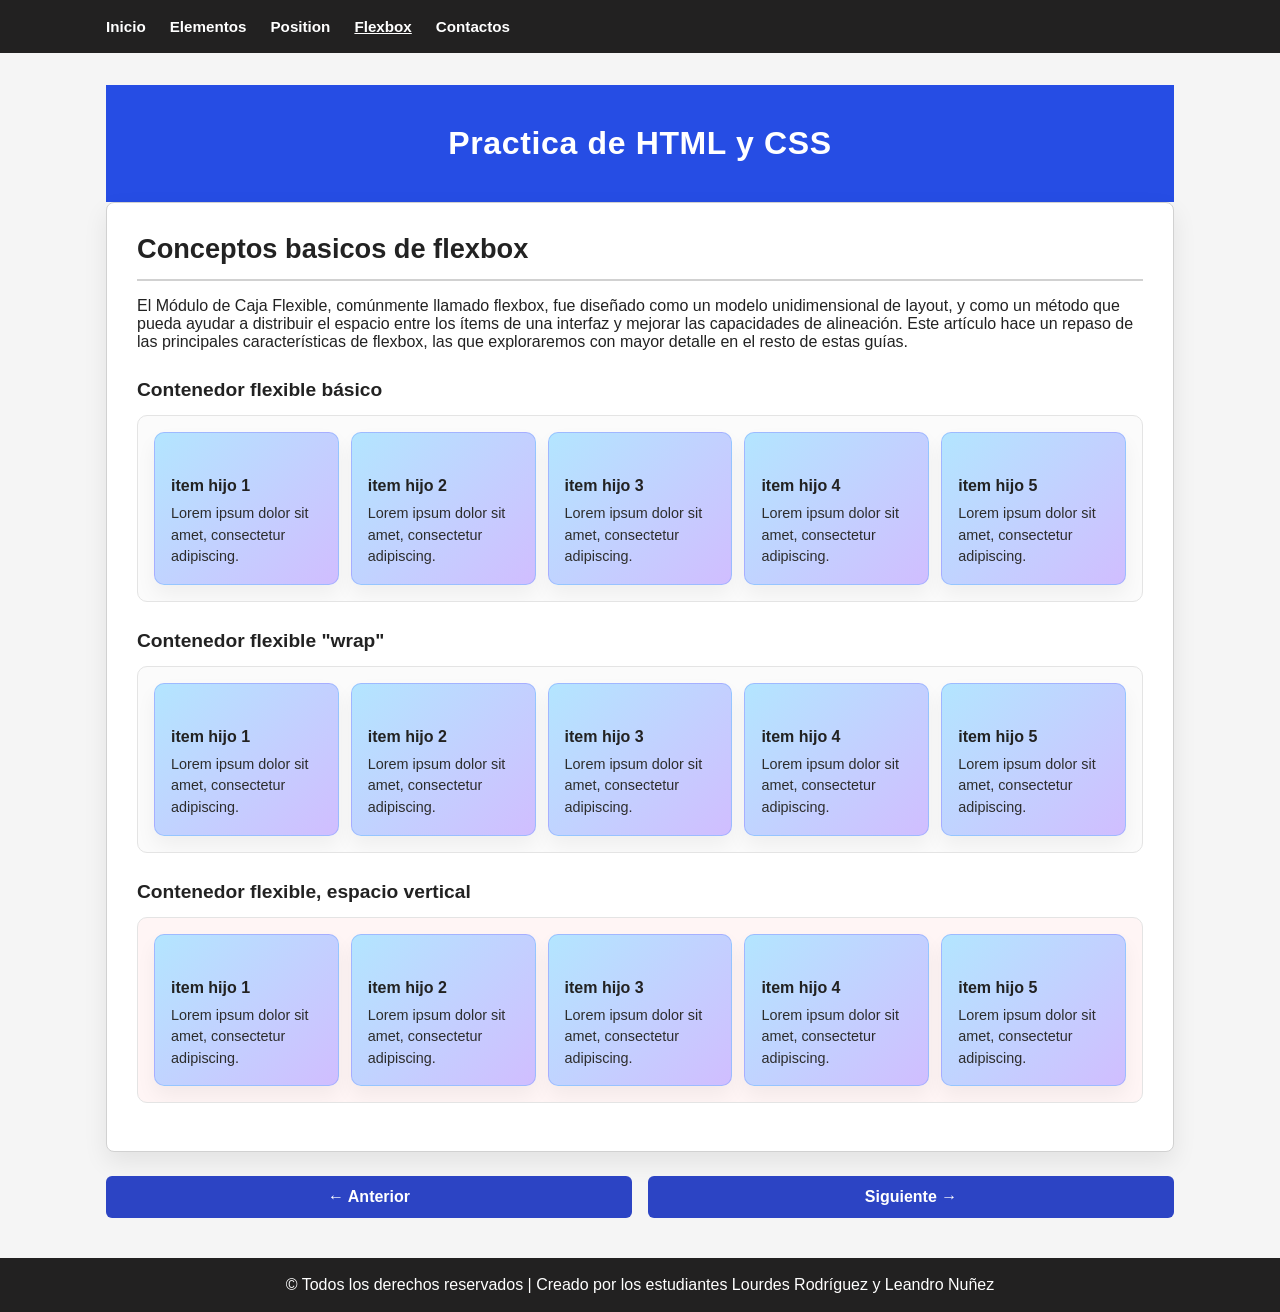
<file: programacion3/Clase_3/pagina_clase_3/pages/flexbox.html>
<!doctype html>
<html lang="es">
  <head>
    <!-- esto es un comentario -->
    <!-- info para los navegadores y buscadores -->
    <meta charset="UTF-8" />
    <meta http-equiv="X-UA-Compatible" content="IE=edge" />
    <meta name="viewport" content="width=device-width, initial-scale=1.0" />
    <meta name="description" content="Practica de html y css" />
    <meta name="keywords" content="etiquetas, atributos, csss, html" />
    <meta name="author" content="Emilse Arias" />
    <link rel="stylesheet" href="../css/style.css" />
    <title>Primer web</title>
  </head>
  <body>
    <header>
      <!-- barra de navegacion -->
      <nav>
        <a href="inicio.html">Inicio</a>
        <a href="elementos.html">Elementos</a>
        <a href="position.html">Position</a>
        <a href="flexbox.html" class="active">Flexbox</a>
        <a href="contactos.html">Contactos</a>
      </nav>
    </header>
    <main>
      <!-- zona con toda la info -->
      <section class="banner css">
        <h1>Practica de HTML y CSS</h1>
      </section>
      <section class="contenedor">
        <h2>Conceptos basicos de flexbox</h2>
        <p>
          El Módulo de Caja Flexible, comúnmente llamado flexbox, fue diseñado
          como un modelo unidimensional de layout, y como un método que pueda
          ayudar a distribuir el espacio entre los ítems de una interfaz y
          mejorar las capacidades de alineación. Este artículo hace un repaso de
          las principales características de flexbox, las que exploraremos con
          mayor detalle en el resto de estas guías.
        </p>

        <h3>Contenedor flexible básico</h3>
        <div class="flex-demo flex-row">
          <article class="flex-item">
            <h3>item hijo 1</h3>
            <p>Lorem ipsum dolor sit amet, consectetur adipiscing.</p>
          </article>
          <article class="flex-item">
            <h3>item hijo 2</h3>
            <p>Lorem ipsum dolor sit amet, consectetur adipiscing.</p>
          </article>
          <article class="flex-item">
            <h3>item hijo 3</h3>
            <p>Lorem ipsum dolor sit amet, consectetur adipiscing.</p>
          </article>
          <article class="flex-item">
            <h3>item hijo 4</h3>
            <p>Lorem ipsum dolor sit amet, consectetur adipiscing.</p>
          </article>
          <article class="flex-item">
            <h3>item hijo 5</h3>
            <p>Lorem ipsum dolor sit amet, consectetur adipiscing.</p>
          </article>
        </div>

        <h3>Contenedor flexible "wrap"</h3>
        <div class="flex-demo flex-wrap">
          <article class="flex-item">
            <h3>item hijo 1</h3>
            <p>Lorem ipsum dolor sit amet, consectetur adipiscing.</p>
          </article>
          <article class="flex-item">
            <h3>item hijo 2</h3>
            <p>Lorem ipsum dolor sit amet, consectetur adipiscing.</p>
          </article>
          <article class="flex-item">
            <h3>item hijo 3</h3>
            <p>Lorem ipsum dolor sit amet, consectetur adipiscing.</p>
          </article>
          <article class="flex-item">
            <h3>item hijo 4</h3>
            <p>Lorem ipsum dolor sit amet, consectetur adipiscing.</p>
          </article>
          <article class="flex-item">
            <h3>item hijo 5</h3>
            <p>Lorem ipsum dolor sit amet, consectetur adipiscing.</p>
          </article>
        </div>

        <h3>Contenedor flexible, espacio vertical</h3>
        <div class="flex-demo flex-column">
          <article class="flex-item">
            <h3>item hijo 1</h3>
            <p>Lorem ipsum dolor sit amet, consectetur adipiscing.</p>
          </article>
          <article class="flex-item">
            <h3>item hijo 2</h3>
            <p>Lorem ipsum dolor sit amet, consectetur adipiscing.</p>
          </article>
          <article class="flex-item">
            <h3>item hijo 3</h3>
            <p>Lorem ipsum dolor sit amet, consectetur adipiscing.</p>
          </article>
          <article class="flex-item">
            <h3>item hijo 4</h3>
            <p>Lorem ipsum dolor sit amet, consectetur adipiscing.</p>
          </article>
          <article class="flex-item">
            <h3>item hijo 5</h3>
            <p>Lorem ipsum dolor sit amet, consectetur adipiscing.</p>
          </article>
        </div>
      </section>
      <div class="nav-buttons">
        <a href="../index.html" class="prev">← Anterior</a>
        <a href="contactos.html" class="next">Siguiente →</a>
      </div>
    </main>
    <footer>
      <p>
        &copy; Todos los derechos reservados | Creado por los estudiantes
        Lourdes Rodríguez y Leandro Nuñez
      </p>
    </footer>
  </body>
</html>
</file>
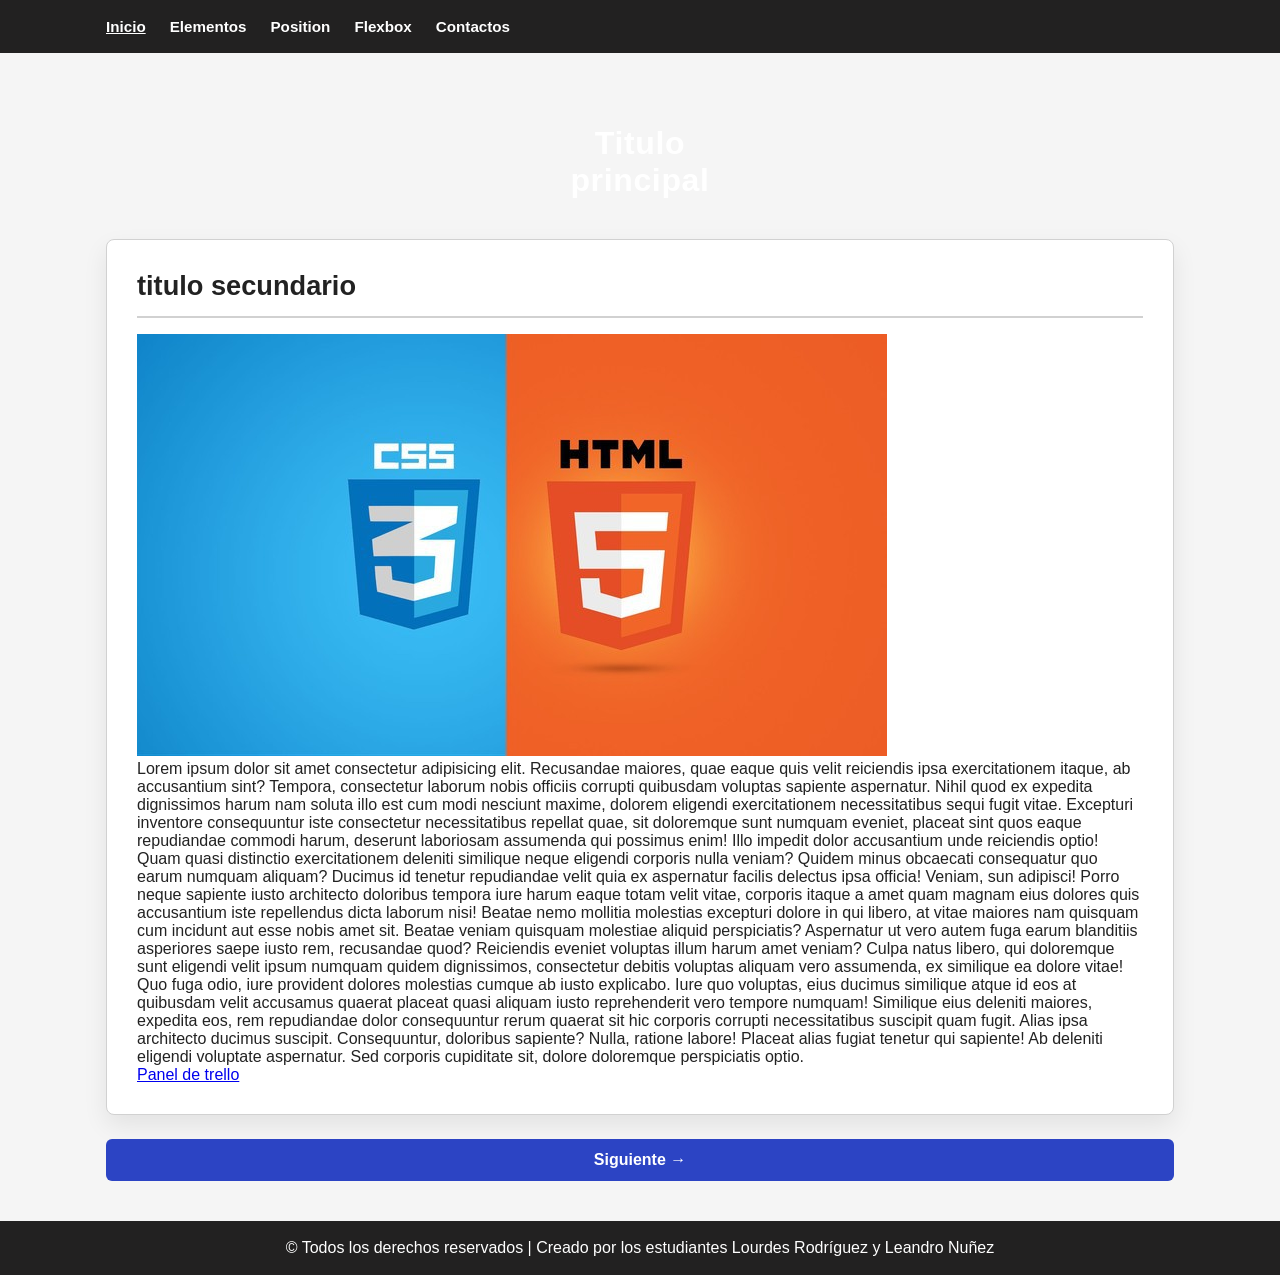
<file: programacion3/Clase_3/pagina_clase_3/pages/inicio.html>
<!doctype html>
<html lang="es">
  <head>
    <!-- esto es un comentario -->
    <!-- info para los navegadores y buscadores -->
    <meta charset="UTF-8" />
    <meta http-equiv="X-UA-Compatible" content="IE=edge" />
    <meta name="viewport" content="width=device-width, initial-scale=1.0" />
    <meta name="description" content="Practica de html y css" />
    <meta name="keywords" content="etiquetas, atributos, csss, html" />
    <meta name="author" content="Emilse Arias" />
    <link rel="stylesheet" href="../css/style.css" />
    <title>Inicio - Practica HTML y CSS</title>
  </head>
  <body>
    <header>
      <!-- barra de navegacion -->
      <nav>
        <a href="inicio.html" class="active">Inicio</a>
        <a href="elementos.html">Elementos</a>
        <a href="position.html">Position</a>
        <a href="flexbox.html">Flexbox</a>
        <a href="contactos.html">Contactos</a>
      </nav>
    </header>
    <main>
      <section class="banner">
        <h1>
          Titulo <br />
          principal
        </h1>
      </section>
      <section class="contenedor">
        <h2>titulo secundario</h2>
        <div id="centrarImagen">
          <img src="../img/logo.png" alt="Logo html y css" />
        </div>
        <p>
          Lorem ipsum dolor sit amet consectetur adipisicing elit. Recusandae
          maiores, quae eaque quis velit reiciendis ipsa exercitationem itaque,
          ab accusantium sint? Tempora, consectetur laborum nobis officiis
          corrupti quibusdam voluptas sapiente aspernatur. Nihil quod ex
          expedita dignissimos harum nam soluta illo est cum modi nesciunt
          maxime, dolorem eligendi exercitationem necessitatibus sequi fugit
          vitae. Excepturi inventore consequuntur iste consectetur
          necessitatibus repellat quae, sit doloremque sunt numquam eveniet,
          placeat sint quos eaque repudiandae commodi harum, deserunt laboriosam
          assumenda qui possimus enim! Illo impedit dolor accusantium unde
          reiciendis optio! Quam quasi distinctio exercitationem deleniti
          similique neque eligendi corporis nulla veniam? Quidem minus obcaecati
          consequatur quo earum numquam aliquam? Ducimus id tenetur repudiandae
          velit quia ex aspernatur facilis delectus ipsa officia! Veniam, sun
          adipisci! Porro neque sapiente iusto architecto doloribus tempora iure
          harum eaque totam velit vitae, corporis itaque a amet quam magnam eius
          dolores quis accusantium iste repellendus dicta laborum nisi! Beatae
          nemo mollitia molestias excepturi dolore in qui libero, at vitae
          maiores nam quisquam cum incidunt aut esse nobis amet sit. Beatae
          veniam quisquam molestiae aliquid perspiciatis? Aspernatur ut vero
          autem fuga earum blanditiis asperiores saepe iusto rem, recusandae
          quod? Reiciendis eveniet voluptas illum harum amet veniam? Culpa natus
          libero, qui doloremque sunt eligendi velit ipsum numquam quidem
          dignissimos, consectetur debitis voluptas aliquam vero assumenda, ex
          similique ea dolore vitae! Quo fuga odio, iure provident dolores
          molestias cumque ab iusto explicabo. Iure quo voluptas, eius ducimus
          similique atque id eos at quibusdam velit accusamus quaerat placeat
          quasi aliquam iusto reprehenderit vero tempore numquam! Similique eius
          deleniti maiores, expedita eos, rem repudiandae dolor consequuntur
          rerum quaerat sit hic corporis corrupti necessitatibus suscipit quam
          fugit. Alias ipsa architecto ducimus suscipit. Consequuntur, doloribus
          sapiente? Nulla, ratione labore! Placeat alias fugiat tenetur qui
          sapiente! Ab deleniti eligendi voluptate aspernatur. Sed corporis
          cupiditate sit, dolore doloremque perspiciatis optio.
        </p>
        <a href="https://trello.com/c/Yc4tVRC1/5-agenda-22-11"
          >Panel de trello</a
        >
      </section>
      <div class="nav-buttons">
        <a href="elementos.html" class="next">Siguiente →</a>
      </div>
    </main>
    <footer>
      <p>
        &copy; Todos los derechos reservados | Creado por los estudiantes
        Lourdes Rodríguez y Leandro Nuñez
      </p>
    </footer>
  </body>
</html>
</file>
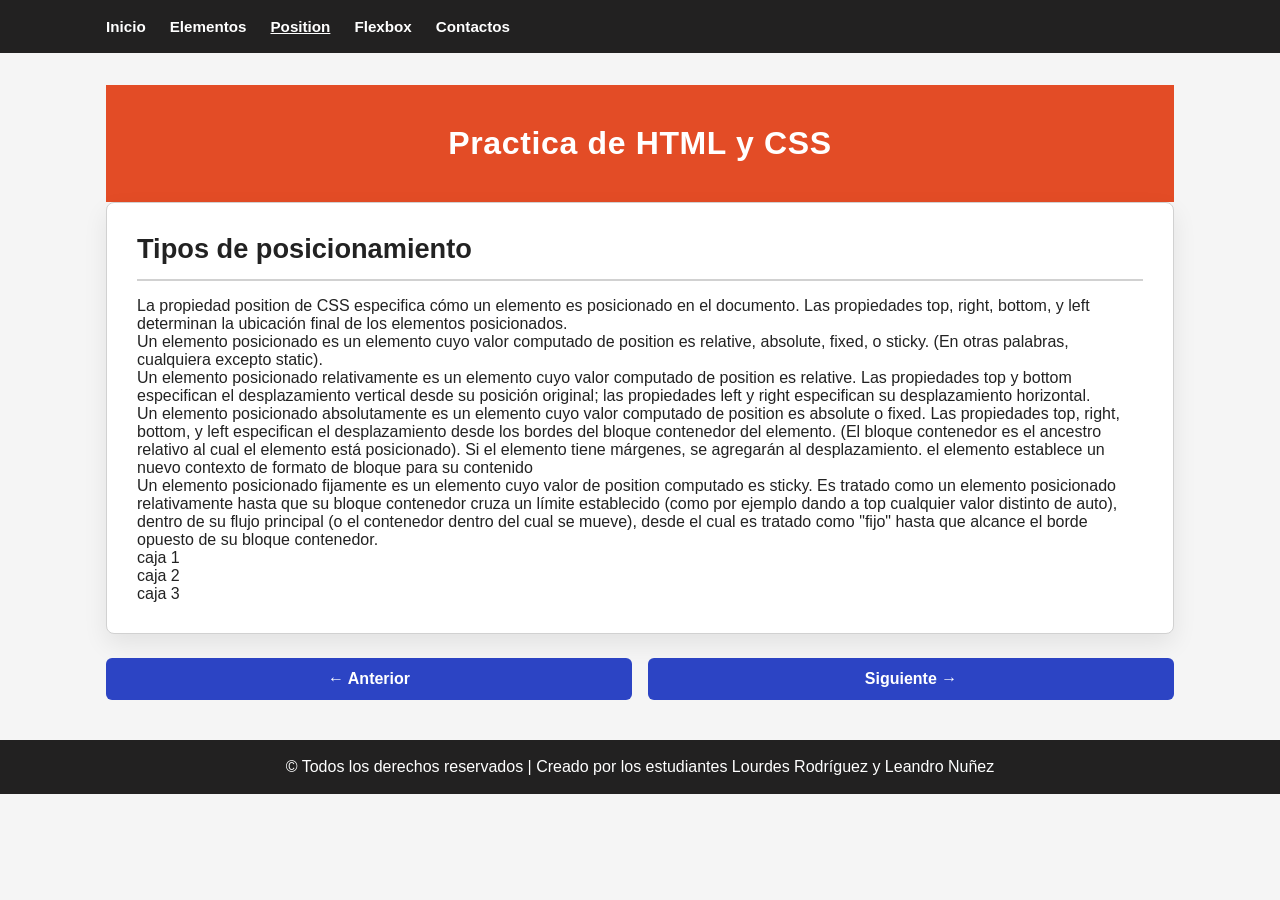
<file: programacion3/Clase_3/pagina_clase_3/pages/position.html>
<!DOCTYPE html>
<html lang="es">
  <head>
    <!-- esto es un comentario -->
    <!-- info para los navegadores y buscadores -->
    <meta charset="UTF-8" />
    <meta http-equiv="X-UA-Compatible" content="IE=edge" />
    <meta name="viewport" content="width=device-width, initial-scale=1.0" />
    <meta name="description" content="Practica de html y css" />
    <meta name="keywords" content="etiquetas, atributos, csss, html" />
    <meta name="author" content="Emilse Arias" />
    <link rel="stylesheet" href="../css/style.css" />
    <title>Primer web</title>
  </head>
  <body>
    <header>
      <!-- barra de navegacion -->
      <nav>
        <a href="inicio.html">Inicio</a>
        <a href="elementos.html">Elementos</a>
        <a href="position.html" class="active">Position</a>
        <a href="flexbox.html">Flexbox</a>
        <a href="contactos.html">Contactos</a>
      </nav>
    </header>
    <main>
      <!-- zona con toda la info -->
      <section class="banner html">
        <h1>Practica de HTML y CSS</h1>
      </section>
      <section class="contenedor">
        <h2>Tipos de posicionamiento</h2>
        <p>
          La propiedad position de CSS especifica cómo un elemento es
          posicionado en el documento. Las propiedades top, right, bottom, y
          left determinan la ubicación final de los elementos posicionados.
        </p>
        <p>
          Un elemento posicionado es un elemento cuyo valor computado de
          position es relative, absolute, fixed, o sticky. (En otras palabras,
          cualquiera excepto static).
          <br />
          Un elemento posicionado relativamente es un elemento cuyo valor
          computado de position es relative. Las propiedades top y bottom
          especifican el desplazamiento vertical desde su posición original; las
          propiedades left y right especifican su desplazamiento horizontal.
          <br />
          Un elemento posicionado absolutamente es un elemento cuyo valor
          computado de position es absolute o fixed. Las propiedades top, right,
          bottom, y left especifican el desplazamiento desde los bordes del
          bloque contenedor del elemento. (El bloque contenedor es el ancestro
          relativo al cual el elemento está posicionado). Si el elemento tiene
          márgenes, se agregarán al desplazamiento. el elemento establece un
          nuevo contexto de formato de bloque para su contenido
          <br />
          Un elemento posicionado fijamente es un elemento cuyo valor de
          position computado es sticky. Es tratado como un elemento posicionado
          relativamente hasta que su bloque contenedor cruza un límite
          establecido (como por ejemplo dando a top cualquier valor distinto de
          auto), dentro de su flujo principal (o el contenedor dentro del cual
          se mueve), desde el cual es tratado como "fijo" hasta que alcance el
          borde opuesto de su bloque contenedor.
        </p>

        <article class="contenedorPrincipal">
            <div class="caja" id="cajaAzul">caja 1</div>
            <div class="caja" id="cajaAmarilla">caja 2</div>
            <div class="caja" id="cajaRoja">caja 3</div>
        </article>
      </section>
      <div class="nav-buttons">
        <a href="../index.html" class="prev">← Anterior</a>
        <a href="flexbox.html" class="next">Siguiente →</a>
      </div>
    </main>
    <footer>
      <p>&copy; Todos los derechos reservados | Creado por los estudiantes Lourdes Rodríguez y Leandro Nuñez</p>
    </footer>
  </body>
</html>
</file>
<file: programacion3/Clase_3/pagina_clase_3/css/style.css>
/* Reset básico */
*{
    margin: 0;
    padding: 0;
    box-sizing: border-box;
}

body{
    font-family: Arial, Helvetica, sans-serif;
    color: #222222;
    background: #f5f5f5;
}

header{
    background: #222121;
}

nav{
    max-width: 1100px;
    margin: 0 auto;
    display: flex;
    align-items: center;
    justify-content: flex-start;
    gap: 24px;
    padding: 18px 16px;
}

nav a{
    color: white;
    text-decoration: none;
    font-weight: 600;
    font-size: 0.95rem;
}

nav a.active,
nav a:hover{
    text-decoration: underline;
}

.banner{
    color: white;
    text-align: center;
    padding: 40px 16px;
}

.banner.html{
    background: #E34C26;
}

.banner.css{
    background: #264DE4;
}

.banner h1{
    font-size: 2rem;
    letter-spacing: 0.02em;
}

.nav-buttons{
    display: flex;
    justify-content: space-between;
    gap: 16px;
    margin-top: 24px;
    flex-wrap: wrap;
}

.nav-buttons a{
    flex: 1;
    min-width: 120px;
    padding: 12px 20px;
    background: #2c44c4;
    color: white;
    text-decoration: none;
    border-radius: 6px;
    text-align: center;
    font-weight: 600;
    transition: background 0.2s ease;
}

.nav-buttons a:hover{
    background: #233aa6;
}

.nav-buttons a.disabled{
    background: #ccc;
    cursor: not-allowed;
    pointer-events: none;
}

main{
    max-width: 1100px;
    margin: 0 auto;
    padding: 32px 16px 40px;
}

.contenedor{
    background: #ffffff;
    border: 1px solid #d1d1d1;
    border-radius: 8px;
    padding: 30px;
    box-shadow: 0 10px 24px rgba(0,0,0,0.08);
}

.contenedor h2{
    font-size: 1.7rem;
    margin-bottom: 16px;
    position: relative;
}

.contenedor h2::after{
    content: '';
    display: block;
    width: 100%;
    height: 2px;
    background: #d1d1d1;
    margin: 14px 0 0;
}

.contenedor h3{
    font-size: 1.2rem;
    margin: 28px 0 14px;
}

.flex-demo{
    display: flex;
    border: 1px solid #e4e4e4;
    background: #fbfbfb;
    border-radius: 10px;
    padding: 16px;
    gap: 12px;
    flex-wrap: nowrap;
    overflow-x: auto;
    margin-bottom: 18px;
}

.flex-demo.flex-wrap{
    flex-wrap: wrap;
}

.flex-demo.flex-column{
    flex-wrap: wrap;
    align-items: flex-start;
    align-content: flex-start;
    background: rgba(255, 72, 66, 0.05);
    gap: 18px 12px;
}

.flex-item{
    flex: 1 1 180px;
    min-width: 170px;
    background: linear-gradient(135deg, rgba(175, 228, 255, 0.95), rgba(206, 186, 255, 0.95));
    border: 1px solid rgba(93, 144, 255, 0.35);
    border-radius: 10px;
    box-shadow: 0 10px 20px rgba(0,0,0,0.05);
    padding: 16px;
}

.flex-item h3{
    margin-bottom: 8px;
    font-size: 1rem;
}

.flex-item p{
    font-size: 0.9rem;
    line-height: 1.5;
    color: #2d2d2d;
}

.contact-simulation{
    display: grid;
    gap: 18px;
    grid-template-columns: repeat(auto-fit, minmax(220px, 1fr));
    margin-top: 18px;
}

.contact-card{
    border: 1px solid #d1d1d1;
    border-radius: 12px;
    padding: 18px;
    background: linear-gradient(135deg, #ffffff 0%, #f3f8ff 100%);
    box-shadow: 0 10px 20px rgba(0,0,0,0.05);
}

.contact-card h3{
    margin-bottom: 10px;
    font-size: 1.1rem;
}

.contact-card p{
    font-size: 0.95rem;
    line-height: 1.5;
    margin: 8px 0;
}

.contact-card strong{
    color: #222222;
}

.form-card{
    margin-top: 22px;
}

form{
    display: grid;
    gap: 18px;
}

.row-two{
    display: grid;
    grid-template-columns: repeat(auto-fit, minmax(220px, 1fr));
    gap: 18px;
}

label{
    display: flex;
    flex-direction: column;
    gap: 8px;
    font-weight: 600;
    color: #232323;
    font-size: 0.95rem;
}

input[type="text"],
input[type="email"],
textarea{
    width: 100%;
    border: 1px solid #c1c1c1;
    border-radius: 6px;
    padding: 12px 14px;
    font-size: 0.95rem;
    font-family: inherit;
    background: #fbfbfb;
}

textarea{
    resize: vertical;
    min-height: 140px;
}

.full-width{
    width: 100%;
}

.form-group{
    display: flex;
    gap: 38px;
    flex-wrap: wrap;
    align-items: center;
    font-weight: 500;
}

.form-group label{
    display: inline-flex;
    align-items: center;
    gap: 8px;
    font-weight: 500;
}

.checkbox-row{
    margin-top: 8px;
}

button{
    width: 100%;
    border: none;
    border-radius: 8px;
    background: #2c44c4;
    color: white;
    font-size: 1rem;
    padding: 14px 0;
    cursor: pointer;
    transition: background 0.2s ease;
}

button:hover{
    background: #233aa6;
}

footer{
    background: #222121;
    color: white;
    text-align: center;
    padding: 18px 16px;
}

@media (max-width: 640px) {
    nav{
        flex-wrap: wrap;
        justify-content: center;
    }
    .contenedor{
        padding: 22px;
    }
    .banner{
        padding: 32px 16px;
    }
}
</file>
<file: programacion3/pagina_prueba/css/base.css>
:root{
  --corpo-1: #14a69c;
  --corpo-2: #37bf89;
  --muted: #666;
  --bg: #ffffff;
  --max-width: 1100px;
  --gap: 1rem;
  --radius: 8px;
  --text: #111;
  --header-height: 160px;
}

/* Reset basico */
*{box-sizing:border-box}
html,body{height:100%}
body{
  margin:0;
  font-family: system-ui, -apple-system, "Segoe UI", Roboto, "Helvetica Neue", Arial;
  color:var(--text);
  background-color:var(--bg);
  background-image: url('../imagenes/fondo.jpg');
  background-size: cover;
  background-position: center;
  -webkit-font-smoothing:antialiased;
  -moz-osx-font-smoothing:grayscale;
}

.site{
  max-width:var(--max-width);
  margin:0 auto;
  padding: calc(var(--header-height) + var(--gap)) var(--gap) var(--gap);
}

/* Header y navegacion */
.site-header{
  position: fixed;
  top:0;
  left:0;
  right:0;
  height:var(--header-height);
  display:flex;
  align-items:center;
  justify-content:space-between;
  gap:1rem;
  background: rgba(255,255,255,0.95);
  border-bottom: 1px solid #eee;
  padding: 0 1rem;
  z-index: 1000;
}

.brand{display:flex; align-items:center}
.brand .logo{
  height:144px;
  width:auto;
  display:block;
}

.main-nav ul{
  list-style:none;
  margin:0;
  padding:0;
  display:flex;
  gap:0.75rem;
  align-items:center;
}

.main-nav a{
  text-decoration:none;
  color:var(--muted);
  padding:0.5rem 0.6rem;
  border-radius:6px;
}

.main-nav a:hover, .main-nav a:focus{
  background: rgba(43,108,176,0.08);
  color:var(--corpo-1);
}

.nav-cart .cart-link{
  display:inline-flex;
  align-items:center;
  gap:0.4rem;
  background: rgba(20,166,156,0.12);
  color: var(--corpo-1);
  font-weight:600;
}

.nav-cart .cart-link:hover, .nav-cart .cart-link:focus{
  background: rgba(20,166,156,0.2);
  color: var(--corpo-2);
}

.cart-count{
  display:inline-flex;
  align-items:center;
  justify-content:center;
  min-width:1.1rem;
  height:1.1rem;
  padding:0 0.35rem;
  border-radius:999px;
  background: var(--corpo-1);
  color:#fff;
  font-size:0.75rem;
  line-height:1;
}

.menu-toggle{
  display:none;
  background:none;
  border:none;
  font-size:1.25rem;
  padding:.5rem;
}

.cta{
  display:inline-block;
  background:var(--corpo-1);
  color:#fff;
  padding:0.5rem 1rem;
  text-decoration:none;
  border-radius:6px;
}

.content{
  background: rgba(255,255,255,0.95);
  padding:0.75rem;
  border-radius:8px;
}

/* Footer */
.site-footer{
  position: relative;
  left: 50%;
  right: 50%;
  margin-left: -50vw;
  margin-right: -50vw;
  width: 100vw;
  color:var(--muted);
  background: rgba(255,255,255,0.95);
  border-top: 1px solid #eee;
  padding: 1rem;
  margin-top: 2rem;
}

.footer-columns{
  display:grid;
  grid-template-columns: 1fr;
  gap:1rem;
  max-width: var(--max-width);
  margin: 0 auto;
  font-size: 0.9rem;
}

.site-footer small{
  display: block;
  text-align: center;
  margin-top: 0.75rem;
  font-size: 0.85rem;
}

.social-list{list-style:none; padding:0; margin:0; display:flex; gap:0.5rem}
.social-link{display:inline-flex; align-items:center; gap:0.4rem; text-decoration:none; color:var(--muted)}
.social-link svg{display:block}

/* Enlace de sesion */
.session-link{
  display:inline-flex;
  align-items:center;
  gap:0.4rem;
  text-decoration:none;
  color:var(--corpo-1);
  background: rgba(20,166,156,0.1);
  font-weight:600;
  padding:0.5rem 0.6rem;
  border-radius:6px;
}

.session-link:hover,
.session-link:focus{
  background: rgba(20,166,156,0.18);
  color:var(--corpo-2);
}

/* Responsive */
@media (min-width:900px){
  .footer-columns{grid-template-columns: 1fr 1fr 1fr}
  .menu-toggle{display:none}
  .main-nav{display:block}
}

@media (max-width:899px){
  .menu-toggle{display:block}
  .main-nav{display:none}
  .site{padding: calc(var(--header-height) + 1rem) 1rem 1rem}
}
</file>
<file: programacion3/pagina_prueba/css/productos.css>
.with-aside{
  display:grid;
  grid-template-columns: 1fr;
  gap:1rem;
}

.secondary-menu{
  background: rgba(255,255,255,0.9);
  padding:0.75rem;
  border-radius:8px;
}

.product-grid{
  display:grid;
  grid-template-columns: repeat(1, 1fr);
  gap:1rem;
  margin-top:0.5rem;
}

.product{
  background:#fff;
  border:1px solid #eee;
  padding:0.75rem;
  border-radius:8px;
  display:flex;
  flex-direction:column;
  gap:0.5rem;
}

.product img{
  width:100%;
  height:220px;
  object-fit:cover;
  border-radius:6px;
  display:block;
}

.product-price{
  font-weight:600;
  margin:0;
  color: var(--text);
}

.add-to-cart{
  background: var(--corpo-2);
  color:#fff;
  border:none;
  padding:0.5rem 0.75rem;
  border-radius:6px;
  cursor:pointer;
  align-self:start;
}

.more-info{
  background:var(--corpo-1);
  color:#fff;
  border:none;
  padding:0.5rem 0.75rem;
  border-radius:6px;
  cursor:pointer;
  align-self:start;
}

.product-desc{
  background:#f7f7f7;
  padding:0.5rem;
  border-radius:6px;
  margin-top:0.5rem;
  animation: fadeIn 0.3s ease-in-out;
}

@keyframes fadeIn {
  from { opacity: 0; transform: translateY(-10px); }
  to { opacity: 1; transform: translateY(0); }
}

@media (min-width:576px){
  .product-grid{grid-template-columns: repeat(2, 1fr)}
  .product img{height:260px}
}

@media (min-width:900px){
  .product-grid{grid-template-columns: repeat(3, 1fr)}
  .with-aside{grid-template-columns: 220px 1fr}
}
</file>
<file: programacion3/pagina_prueba/css/index.css>
.hero{
  background: rgba(255,255,255,0.85);
  padding:1.25rem;
  border-radius:10px;
  text-align:center;
  margin-bottom:1rem;
}

.cards{
  display:grid;
  grid-template-columns:1fr;
  gap:1rem;
  margin-bottom:1rem;
}

.card{
  background: rgba(255,255,255,0.9);
  padding:0.5rem;
  border-radius:8px;
  text-align:center;
}

.card img{
  width:100%;
  height:200px;
  object-fit:cover;
  border-radius:6px;
  display:block;
}

.highlight{
  background: rgba(255,255,255,0.9);
  padding:1rem;
  border-radius:8px;
  text-align:center;
}

@media (min-width:576px){
  .card img{height:240px}
}

@media (min-width:900px){
  .cards{grid-template-columns: repeat(3, 1fr)}
}
</file>
<file: programacion3/pagina_prueba/css/carrito.css>
.cart-panel{
  margin-top:1.5rem;
  background: rgba(255,255,255,0.95);
  padding:0.75rem;
  border-radius:8px;
  border:1px solid rgba(20,166,156,0.35);
  display:block;
}

.cart-panel h2{
  color: var(--corpo-1);
}

.cart-empty{
  margin:0.25rem 0 0.75rem;
  color: var(--muted);
}

.cart-list{
  list-style:none;
  margin:0;
  padding:0;
  display:grid;
  gap:0.5rem;
}

.cart-item{
  display:grid;
  grid-template-columns: 1fr auto auto;
  gap:0.5rem;
  align-items:center;
  background:#fff;
  border:1px solid rgba(20,166,156,0.2);
  padding:0.5rem;
  border-radius:6px;
}

.cart-item-price{
  font-weight:600;
  color: var(--corpo-1);
}

.cart-remove{
  background: var(--corpo-1);
  color:#fff;
  border:none;
  padding:0.35rem 0.6rem;
  border-radius:6px;
  cursor:pointer;
}

.cart-remove:hover, .cart-remove:focus{
  background: var(--corpo-2);
}

.cart-total{
  text-align:right;
  font-weight:600;
  margin-top:0.75rem;
  color: var(--corpo-1);
}

.auth-panel{
  margin-top:1rem;
  background: rgba(255,255,255,0.95);
  padding:1rem;
  border-radius:8px;
  border:1px solid rgba(20,166,156,0.25);
}

.auth-panel .cta{
  margin-top:0.5rem;
}
</file>
<file: programacion3/pagina_prueba/css/login.css>
.auth-shell{
  display:grid;
  gap:1rem;
}

.auth-card{
  background: rgba(255,255,255,0.95);
  padding:1rem;
  border-radius:12px;
  border:1px solid rgba(20,166,156,0.2);
  box-shadow: 0 10px 30px rgba(0,0,0,0.06);
}

.auth-form{
  display:grid;
  gap:0.85rem;
  margin-top:1rem;
}

.auth-field{
  display:grid;
  gap:0.35rem;
}

.auth-field label{
  font-weight:600;
}

.auth-field input{
  width:100%;
  padding:0.7rem 0.8rem;
  border:1px solid #cfd8dc;
  border-radius:8px;
  font:inherit;
}

.auth-field input:focus{
  outline:2px solid rgba(20,166,156,0.22);
  border-color: var(--corpo-1);
}

.auth-submit{
  background: var(--corpo-1);
  color:#fff;
  border:none;
  padding:0.75rem 1rem;
  border-radius:8px;
  font-weight:700;
  cursor:pointer;
}

.auth-submit:hover,
.auth-submit:focus{
  background: var(--corpo-2);
}

.auth-message{
  margin:0;
  color: var(--muted);
}

@media (min-width:900px){
  .auth-shell{grid-template-columns: minmax(0, 1fr) minmax(280px, 380px)}
}
</file>
<file: programacion3/pagina_prueba/css/carrusel.css>
.carousel-section{
  margin: 2rem 0;
}

.carousel-container{
  position: relative;
  display: flex;
  align-items: center;
  gap: 0.5rem;
  margin-top: 1rem;
}

.carousel{
  overflow: hidden;
  width: 100%;
  border-radius: 8px;
}

.carousel-track{
  display: flex;
  transition: transform 0.4s ease-in-out;
  gap: 1rem;
}

.carousel-item{
  min-width: 100%;
  text-align: center;
}

.carousel-item img{
  width: 100%;
  height: 220px;
  object-fit: cover;
  border-radius: 6px;
  display: block;
}

.carousel-item p{
  margin-top: 0.5rem;
  font-weight: 500;
  color: var(--text);
}

.carousel-btn{
  background: var(--corpo-1);
  color: #fff;
  border: none;
  width: 40px;
  height: 40px;
  border-radius: 50%;
  font-size: 1.5rem;
  cursor: pointer;
  flex-shrink: 0;
  display: flex;
  align-items: center;
  justify-content: center;
  transition: background 0.3s;
}

.carousel-btn:hover{
  background: var(--corpo-2);
}

.carousel-btn:disabled{
  background: #ccc;
  cursor: not-allowed;
}

@media (min-width:576px){
  .carousel-item{
    min-width: calc(50% - 0.5rem);
  }
  .carousel-item img{
    height: 240px;
  }
}

@media (min-width:900px){
  .carousel-item{
    min-width: calc(33.333% - 0.67rem);
  }
  .carousel-item img{
    height: 260px;
  }
}
</file>
